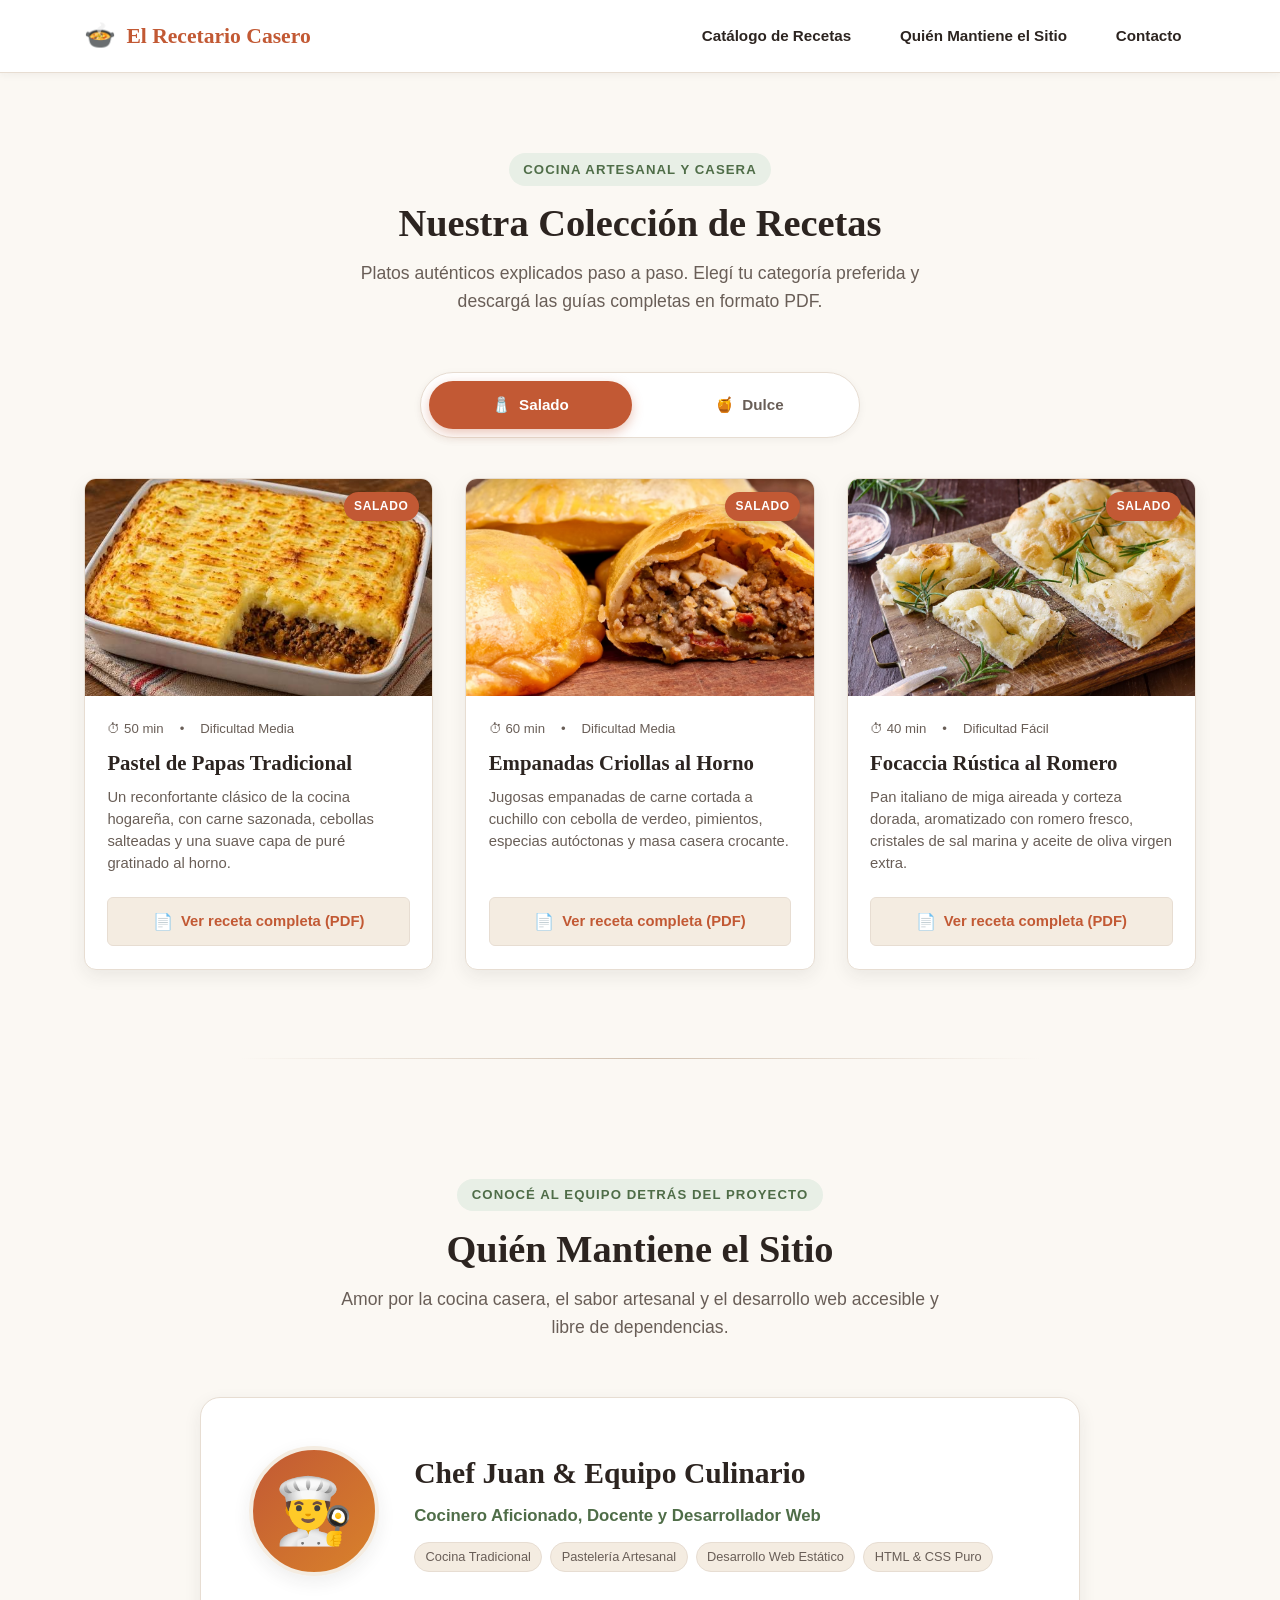
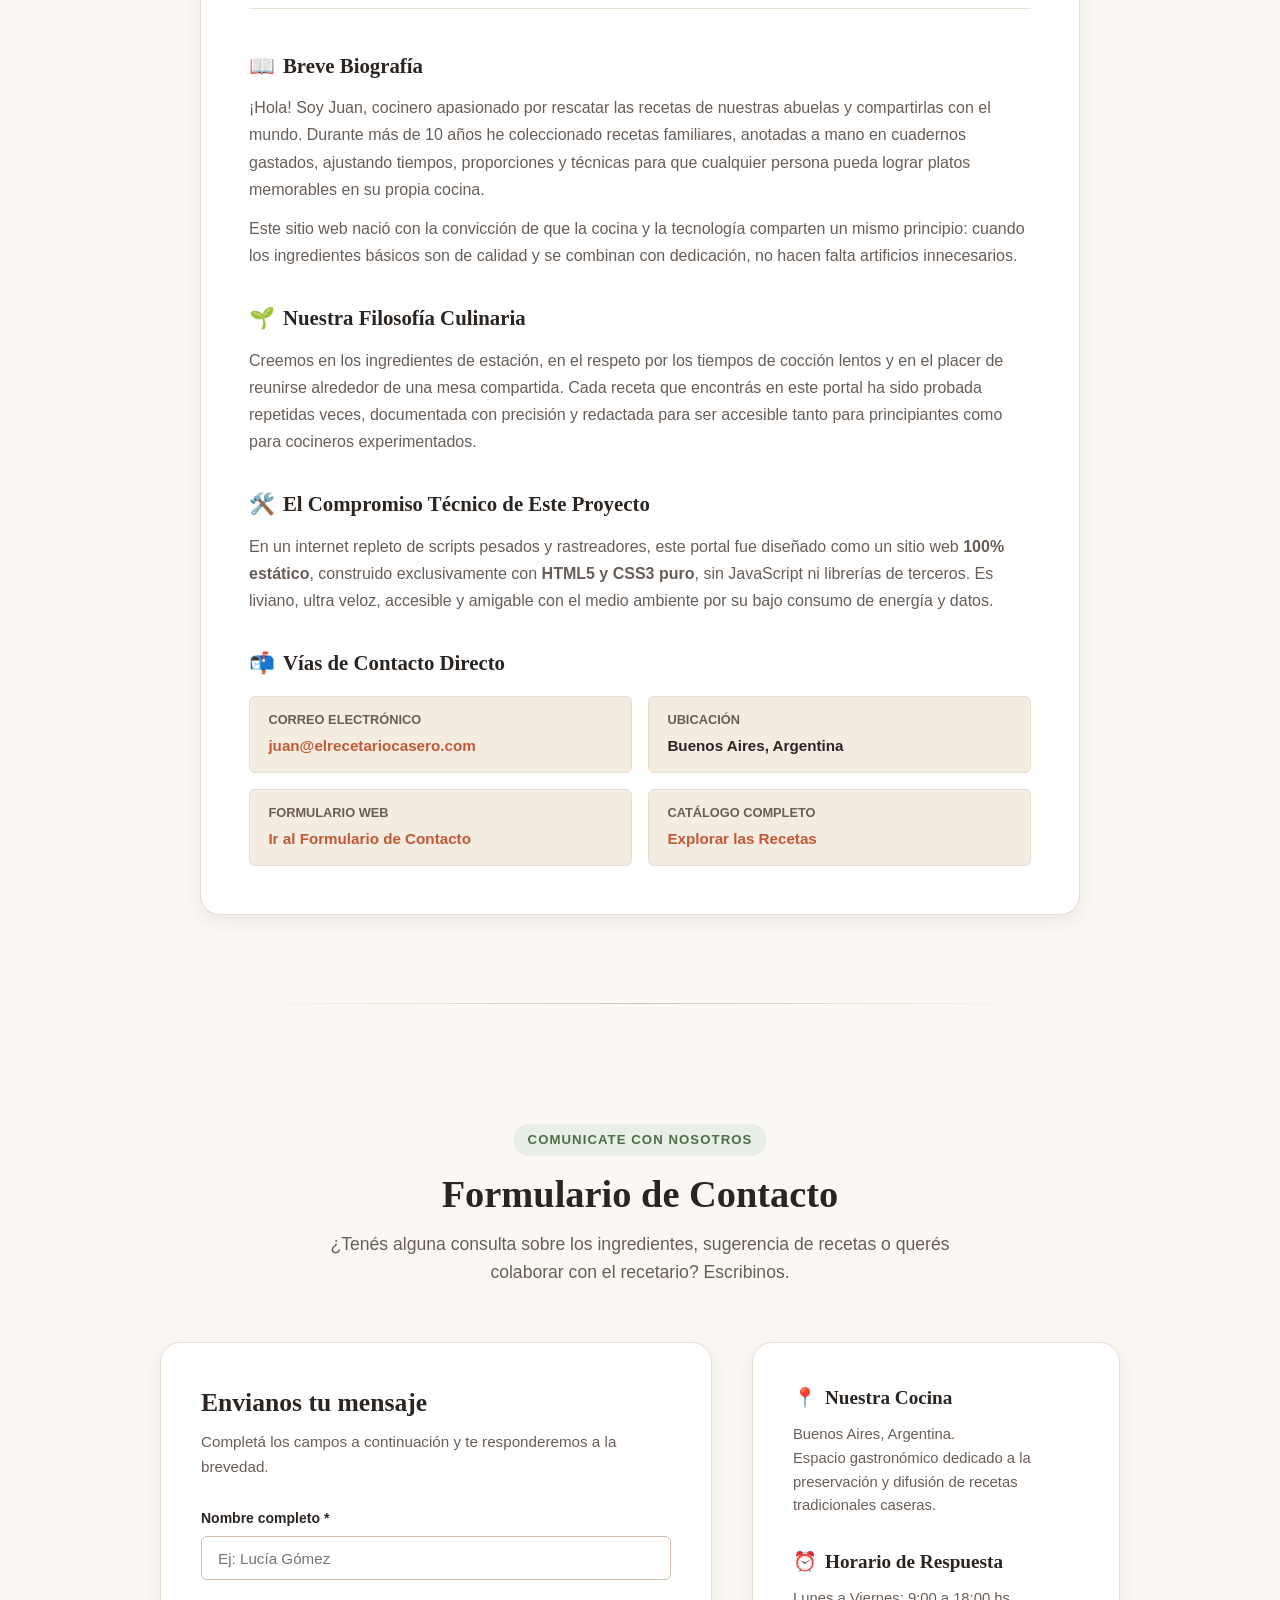
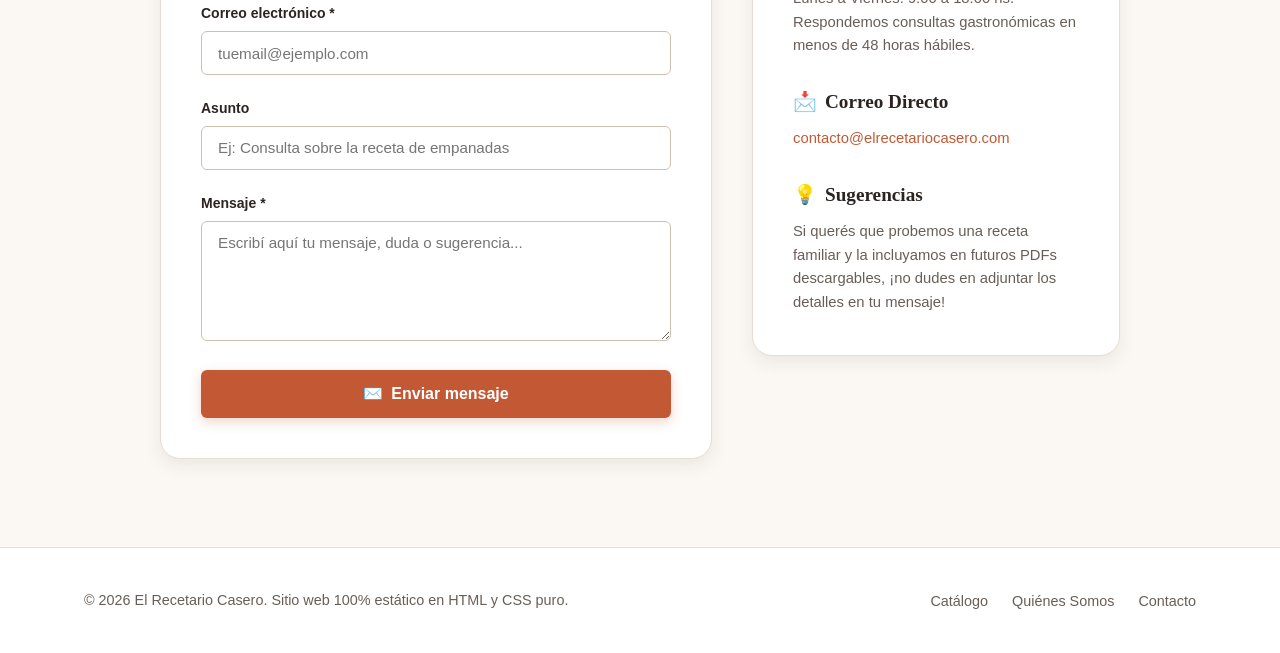
<file: Actividad 1 Teoria/Antigravity/index.html>
<!DOCTYPE html>
<html lang="es">
<head>
  <meta charset="UTF-8">
  <meta name="viewport" content="width=device-width, initial-scale=1.0">
  <title>El Recetario Casero | Recetas, Quiénes Somos y Contacto</title>
  <link rel="stylesheet" href="estilosIA.css">
</head>
<body>

  <!-- Barra de Navegación Principal -->
  <header class="cabecera-sitio">
    <div class="contenedor barra-navegacion">
      <a href="#recetas" class="logo">
        <span class="logo-icono">🍲</span>
        <span>El Recetario Casero</span>
      </a>

      <!-- Mecanismo de menú responsive puro CSS sin JavaScript -->
      <input type="checkbox" id="nav-toggle" class="nav-checkbox" aria-label="Abrir menú de navegación">
      <label for="nav-toggle" class="nav-boton-hamburguesa" aria-label="Botón de menú">
        <span class="hamburguesa-linea"></span>
        <span class="hamburguesa-linea"></span>
        <span class="hamburguesa-linea"></span>
      </label>

      <ul class="menu-navegacion">
        <li><a href="#recetas" class="enlace-nav">Catálogo de Recetas</a></li>
        <li><a href="#quien-mantiene" class="enlace-nav">Quién Mantiene el Sitio</a></li>
        <li><a href="#contacto" class="enlace-nav">Contacto</a></li>
      </ul>
    </div>
  </header>

  <!-- Contenido Principal -->
  <main class="contenido-principal">
    <div class="contenedor">

      <!-- ==================================================================
           SECCIÓN 1: CATÁLOGO DE RECETAS
           ================================================================== -->
      <section id="recetas" class="seccion-pagina">
        <!-- Encabezado de la Sección -->
        <div class="hero">
          <span class="hero-etiqueta">Cocina Artesanal y Casera</span>
          <h1 class="hero-titulo">Nuestra Colección de Recetas</h1>
          <p class="hero-subtitulo">
            Platos auténticos explicados paso a paso. Elegí tu categoría preferida y descargá las guías completas en formato PDF.
          </p>
        </div>

        <!-- Catálogo con selector de categorías CSS puro -->
        <div class="seccion-catalogo">
          <!-- Radio inputs ocultos para controlar la categoría activa -->
          <input type="radio" name="categoria-filtro" id="radio-salado" class="filtro-radio" checked>
          <input type="radio" name="categoria-filtro" id="radio-dulce" class="filtro-radio">

          <!-- Barra de selector visual de categoría (Labels vinculados por for="") -->
          <div class="selector-categorias-barra" role="tablist" aria-label="Selector de categoría de recetas">
            <label for="radio-salado" class="filtro-etiqueta etiqueta-salado">
              <span>🧂</span> Salado
            </label>
            <label for="radio-dulce" class="filtro-etiqueta etiqueta-dulce">
              <span>🍯</span> Dulce
            </label>
          </div>

          <!-- Área de tarjetas de recetas -->
          <div class="area-recetas">

            <!-- Categoría 1: Salado -->
            <div class="grupo-recetas grupo-salado">
              <!-- Receta Salada 1 -->
              <article class="tarjeta-receta">
                <div class="tarjeta-figura">
                  <img src="imagenes/salado/receta1.png" alt="Pastel de Papas Tradicional horneado" class="tarjeta-imagen">
                  <span class="tarjeta-badge badge-salado">Salado</span>
                </div>
                <div class="tarjeta-cuerpo">
                  <div class="tarjeta-metadatos">
                    <span>⏱ 50 min</span>
                    <span>•</span>
                    <span>Dificultad Media</span>
                  </div>
                  <h3 class="tarjeta-titulo">Pastel de Papas Tradicional</h3>
                  <p class="tarjeta-descripcion">
                    Un reconfortante clásico de la cocina hogareña, con carne sazonada, cebollas salteadas y una suave capa de puré gratinado al horno.
                  </p>
                  <a href="recetarios/salado/receta1.pdf" class="boton-descarga-pdf" download="Pastel_de_Papas_Receta.pdf">
                    <span class="icono-pdf">📄</span> Ver receta completa (PDF)
                  </a>
                </div>
              </article>

              <!-- Receta Salada 2 -->
              <article class="tarjeta-receta">
                <div class="tarjeta-figura">
                  <img src="imagenes/salado/receta2.png" alt="Empanadas Criollas al Horno doradas" class="tarjeta-imagen">
                  <span class="tarjeta-badge badge-salado">Salado</span>
                </div>
                <div class="tarjeta-cuerpo">
                  <div class="tarjeta-metadatos">
                    <span>⏱ 60 min</span>
                    <span>•</span>
                    <span>Dificultad Media</span>
                  </div>
                  <h3 class="tarjeta-titulo">Empanadas Criollas al Horno</h3>
                  <p class="tarjeta-descripcion">
                    Jugosas empanadas de carne cortada a cuchillo con cebolla de verdeo, pimientos, especias autóctonas y masa casera crocante.
                  </p>
                  <a href="recetarios/salado/receta2.pdf" class="boton-descarga-pdf" download="Empanadas_Criollas_Receta.pdf">
                    <span class="icono-pdf">📄</span> Ver receta completa (PDF)
                  </a>
                </div>
              </article>

              <!-- Receta Salada 3 -->
              <article class="tarjeta-receta">
                <div class="tarjeta-figura">
                  <img src="imagenes/salado/receta3.png" alt="Focaccia Rústica al Romero recién horneada" class="tarjeta-imagen">
                  <span class="tarjeta-badge badge-salado">Salado</span>
                </div>
                <div class="tarjeta-cuerpo">
                  <div class="tarjeta-metadatos">
                    <span>⏱ 40 min</span>
                    <span>•</span>
                    <span>Dificultad Fácil</span>
                  </div>
                  <h3 class="tarjeta-titulo">Focaccia Rústica al Romero</h3>
                  <p class="tarjeta-descripcion">
                    Pan italiano de miga aireada y corteza dorada, aromatizado con romero fresco, cristales de sal marina y aceite de oliva virgen extra.
                  </p>
                  <a href="recetarios/salado/receta3.pdf" class="boton-descarga-pdf" download="Focaccia_Romero_Receta.pdf">
                    <span class="icono-pdf">📄</span> Ver receta completa (PDF)
                  </a>
                </div>
              </article>
            </div>

            <!-- Categoría 2: Dulce -->
            <div class="grupo-recetas grupo-dulce">
              <!-- Receta Dulce 1 -->
              <article class="tarjeta-receta">
                <div class="tarjeta-figura">
                  <img src="imagenes/dulce/receta1.png" alt="Tarta de Manzana Casera con canela" class="tarjeta-imagen">
                  <span class="tarjeta-badge badge-dulce">Dulce</span>
                </div>
                <div class="tarjeta-cuerpo">
                  <div class="tarjeta-metadatos">
                    <span>⏱ 45 min</span>
                    <span>•</span>
                    <span>Dificultad Fácil</span>
                  </div>
                  <h3 class="tarjeta-titulo">Tarta de Manzana Casera</h3>
                  <p class="tarjeta-descripcion">
                    Base quebrada crujiente rellena con láminas de manzana tierna, perfumada con canela en polvo y un suave brillo de almíbar.
                  </p>
                  <a href="recetarios/dulce/receta1.pdf" class="boton-descarga-pdf" download="Tarta_de_Manzana_Receta.pdf">
                    <span class="icono-pdf">📄</span> Ver receta completa (PDF)
                  </a>
                </div>
              </article>

              <!-- Receta Dulce 2 -->
              <article class="tarjeta-receta">
                <div class="tarjeta-figura">
                  <img src="imagenes/dulce/receta2.png" alt="Volcán de Chocolate Belga fundente" class="tarjeta-imagen">
                  <span class="tarjeta-badge badge-dulce">Dulce</span>
                </div>
                <div class="tarjeta-cuerpo">
                  <div class="tarjeta-metadatos">
                    <span>⏱ 25 min</span>
                    <span>•</span>
                    <span>Dificultad Alta</span>
                  </div>
                  <h3 class="tarjeta-titulo">Volcán de Chocolate Belga</h3>
                  <p class="tarjeta-descripcion">
                    Postre gourmet de exterior esponjoso y centro líquido tibio de chocolate amargo 70%. El deleite definitivo para los amantes del cacao.
                  </p>
                  <a href="recetarios/dulce/receta2.pdf" class="boton-descarga-pdf" download="Volcan_de_Chocolate_Receta.pdf">
                    <span class="icono-pdf">📄</span> Ver receta completa (PDF)
                  </a>
                </div>
              </article>

              <!-- Receta Dulce 3 -->
              <article class="tarjeta-receta">
                <div class="tarjeta-figura">
                  <img src="imagenes/dulce/receta3.png" alt="Alfajores Clásicos de Maicena con dulce de leche" class="tarjeta-imagen">
                  <span class="tarjeta-badge badge-dulce">Dulce</span>
                </div>
                <div class="tarjeta-cuerpo">
                  <div class="tarjeta-metadatos">
                    <span>⏱ 35 min</span>
                    <span>•</span>
                    <span>Dificultad Fácil</span>
                  </div>
                  <h3 class="tarjeta-titulo">Alfajores Clásicos de Maicena</h3>
                  <p class="tarjeta-descripcion">
                    Tapas suaves que se deshacen en la boca, unidas por una generosa porción de dulce de leche repostero y rebozadas en coco rallado.
                  </p>
                  <a href="recetarios/dulce/receta3.pdf" class="boton-descarga-pdf" download="Alfajores_Maicena_Receta.pdf">
                    <span class="icono-pdf">📄</span> Ver receta completa (PDF)
                  </a>
                </div>
              </article>
            </div>

          </div>
        </div>
      </section>

      <!-- Línea Divisoria Sutil -->
      <hr class="seccion-separador">

      <!-- ==================================================================
           SECCIÓN 2: QUIÉN MANTIENE EL SITIO
           ================================================================== -->
      <section id="quien-mantiene" class="seccion-pagina">
        <!-- Encabezado de la Sección -->
        <div class="hero">
          <span class="hero-etiqueta">Conocé al Equipo Detrás del Proyecto</span>
          <h2 class="hero-titulo">Quién Mantiene el Sitio</h2>
          <p class="hero-subtitulo">
            Amor por la cocina casera, el sabor artesanal y el desarrollo web accesible y libre de dependencias.
          </p>
        </div>

        <!-- Tarjeta de perfil y biografía -->
        <article class="perfil-contenedor">
          <div class="perfil-cabecera">
            <div class="perfil-avatar-recuadro" aria-label="Foto de perfil">
              <span>👨‍🍳</span>
            </div>
            <div class="perfil-datos">
              <h2>Chef Juan &amp; Equipo Culinario</h2>
              <p class="perfil-rol">Cocinero Aficionado, Docente y Desarrollador Web</p>
              <div class="perfil-tags">
                <span class="perfil-tag">Cocina Tradicional</span>
                <span class="perfil-tag">Pastelería Artesanal</span>
                <span class="perfil-tag">Desarrollo Web Estático</span>
                <span class="perfil-tag">HTML &amp; CSS Puro</span>
              </div>
            </div>
          </div>

          <div class="perfil-bloque">
            <h3><span>📖</span> Breve Biografía</h3>
            <p>
              ¡Hola! Soy Juan, cocinero apasionado por rescatar las recetas de nuestras abuelas y compartirlas con el mundo. Durante más de 10 años he coleccionado recetas familiares, anotadas a mano en cuadernos gastados, ajustando tiempos, proporciones y técnicas para que cualquier persona pueda lograr platos memorables en su propia cocina.
            </p>
            <p>
              Este sitio web nació con la convicción de que la cocina y la tecnología comparten un mismo principio: cuando los ingredientes básicos son de calidad y se combinan con dedicación, no hacen falta artificios innecesarios.
            </p>
          </div>

          <div class="perfil-bloque">
            <h3><span>🌱</span> Nuestra Filosofía Culinaria</h3>
            <p>
              Creemos en los ingredientes de estación, en el respeto por los tiempos de cocción lentos y en el placer de reunirse alrededor de una mesa compartida. Cada receta que encontrás en este portal ha sido probada repetidas veces, documentada con precisión y redactada para ser accesible tanto para principiantes como para cocineros experimentados.
            </p>
          </div>

          <div class="perfil-bloque">
            <h3><span>🛠️</span> El Compromiso Técnico de Este Proyecto</h3>
            <p>
              En un internet repleto de scripts pesados y rastreadores, este portal fue diseñado como un sitio web <strong>100% estático</strong>, construido exclusivamente con <strong>HTML5 y CSS3 puro</strong>, sin JavaScript ni librerías de terceros. Es liviano, ultra veloz, accesible y amigable con el medio ambiente por su bajo consumo de energía y datos.
            </p>
          </div>

          <div class="perfil-bloque">
            <h3><span>📬</span> Vías de Contacto Directo</h3>
            <ul class="perfil-contacto-items">
              <li class="perfil-item-contacto">
                <strong>Correo Electrónico</strong>
                <a href="mailto:juan@elrecetariocasero.com">juan@elrecetariocasero.com</a>
              </li>
              <li class="perfil-item-contacto">
                <strong>Ubicación</strong>
                <span>Buenos Aires, Argentina</span>
              </li>
              <li class="perfil-item-contacto">
                <strong>Formulario Web</strong>
                <a href="#contacto">Ir al Formulario de Contacto</a>
              </li>
              <li class="perfil-item-contacto">
                <strong>Catálogo Completo</strong>
                <a href="#recetas">Explorar las Recetas</a>
              </li>
            </ul>
          </div>
        </article>
      </section>

      <!-- Línea Divisoria Sutil -->
      <hr class="seccion-separador">

      <!-- ==================================================================
           SECCIÓN 3: CONTACTO
           ================================================================== -->
      <section id="contacto" class="seccion-pagina">
        <!-- Encabezado de la Sección -->
        <div class="hero">
          <span class="hero-etiqueta">Comunicate con Nosotros</span>
          <h2 class="hero-titulo">Formulario de Contacto</h2>
          <p class="hero-subtitulo">
            ¿Tenés alguna consulta sobre los ingredientes, sugerencia de recetas o querés colaborar con el recetario? Escribinos.
          </p>
        </div>

        <!-- Disposición en 2 columnas: Formulario e Información lateral -->
        <div class="contacto-grid">
          <!-- Formulario estático (HTML puro con mailto:) -->
          <div class="formulario-contenedor">
            <div class="formulario-encabezado">
              <h2>Envianos tu mensaje</h2>
              <p>Completá los campos a continuación y te responderemos a la brevedad.</p>
            </div>

            <form action="mailto:contacto@elrecetariocasero.com" method="post" enctype="text/plain">
              <div class="formulario-grupo">
                <label for="nombre" class="formulario-etiqueta">Nombre completo *</label>
                <input type="text" id="nombre" name="nombre" class="formulario-input" placeholder="Ej: Lucía Gómez" required>
              </div>

              <div class="formulario-grupo">
                <label for="email" class="formulario-etiqueta">Correo electrónico *</label>
                <input type="email" id="email" name="email" class="formulario-input" placeholder="tuemail@ejemplo.com" required>
              </div>

              <div class="formulario-grupo">
                <label for="asunto" class="formulario-etiqueta">Asunto</label>
                <input type="text" id="asunto" name="asunto" class="formulario-input" placeholder="Ej: Consulta sobre la receta de empanadas">
              </div>

              <div class="formulario-grupo">
                <label for="mensaje" class="formulario-etiqueta">Mensaje *</label>
                <textarea id="mensaje" name="mensaje" class="formulario-textarea" placeholder="Escribí aquí tu mensaje, duda o sugerencia..." required></textarea>
              </div>

              <button type="submit" class="formulario-boton">
                <span>✉️</span> Enviar mensaje
              </button>
            </form>
          </div>

          <!-- Columna de información adicional -->
          <aside class="contacto-info-lateral">
            <div class="info-bloque">
              <h3><span>📍</span> Nuestra Cocina</h3>
              <p>Buenos Aires, Argentina.<br>Espacio gastronómico dedicado a la preservación y difusión de recetas tradicionales caseras.</p>
            </div>

            <div class="info-bloque">
              <h3><span>⏰</span> Horario de Respuesta</h3>
              <p>Lunes a Viernes: 9:00 a 18:00 hs.<br>Respondemos consultas gastronómicas en menos de 48 horas hábiles.</p>
            </div>

            <div class="info-bloque">
              <h3><span>📩</span> Correo Directo</h3>
              <p><a href="mailto:contacto@elrecetariocasero.com">contacto@elrecetariocasero.com</a></p>
            </div>

            <div class="info-bloque">
              <h3><span>💡</span> Sugerencias</h3>
              <p>Si querés que probemos una receta familiar y la incluyamos en futuros PDFs descargables, ¡no dudes en adjuntar los detalles en tu mensaje!</p>
            </div>
          </aside>
        </div>
      </section>

    </div>
  </main>

  <!-- Pie de Página -->
  <footer class="pie-pagina">
    <div class="contenedor pie-contenido">
      <p class="pie-texto">&copy; 2026 El Recetario Casero. Sitio web 100% estático en HTML y CSS puro.</p>
      <ul class="pie-enlaces">
        <li><a href="#recetas">Catálogo</a></li>
        <li><a href="#quien-mantiene">Quiénes Somos</a></li>
        <li><a href="#contacto">Contacto</a></li>
      </ul>
    </div>
  </footer>

</body>
</html>
</file>
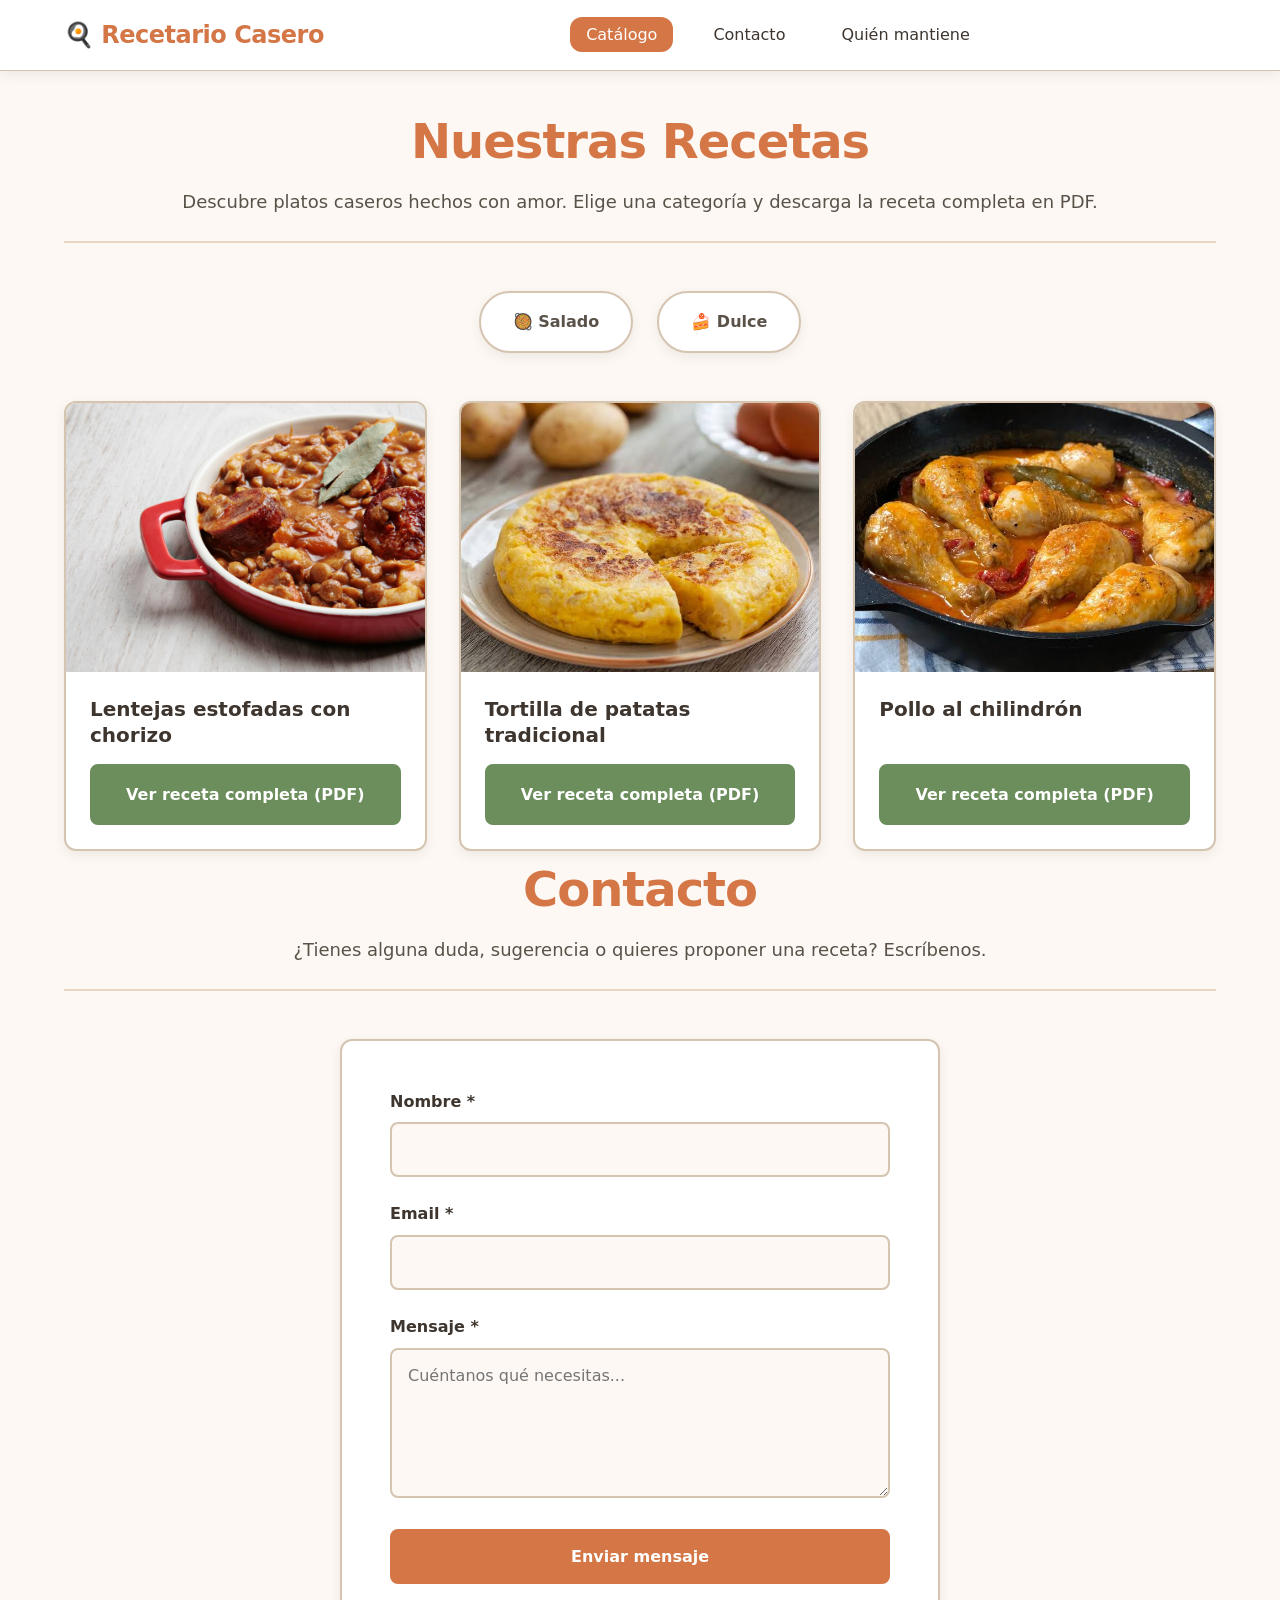
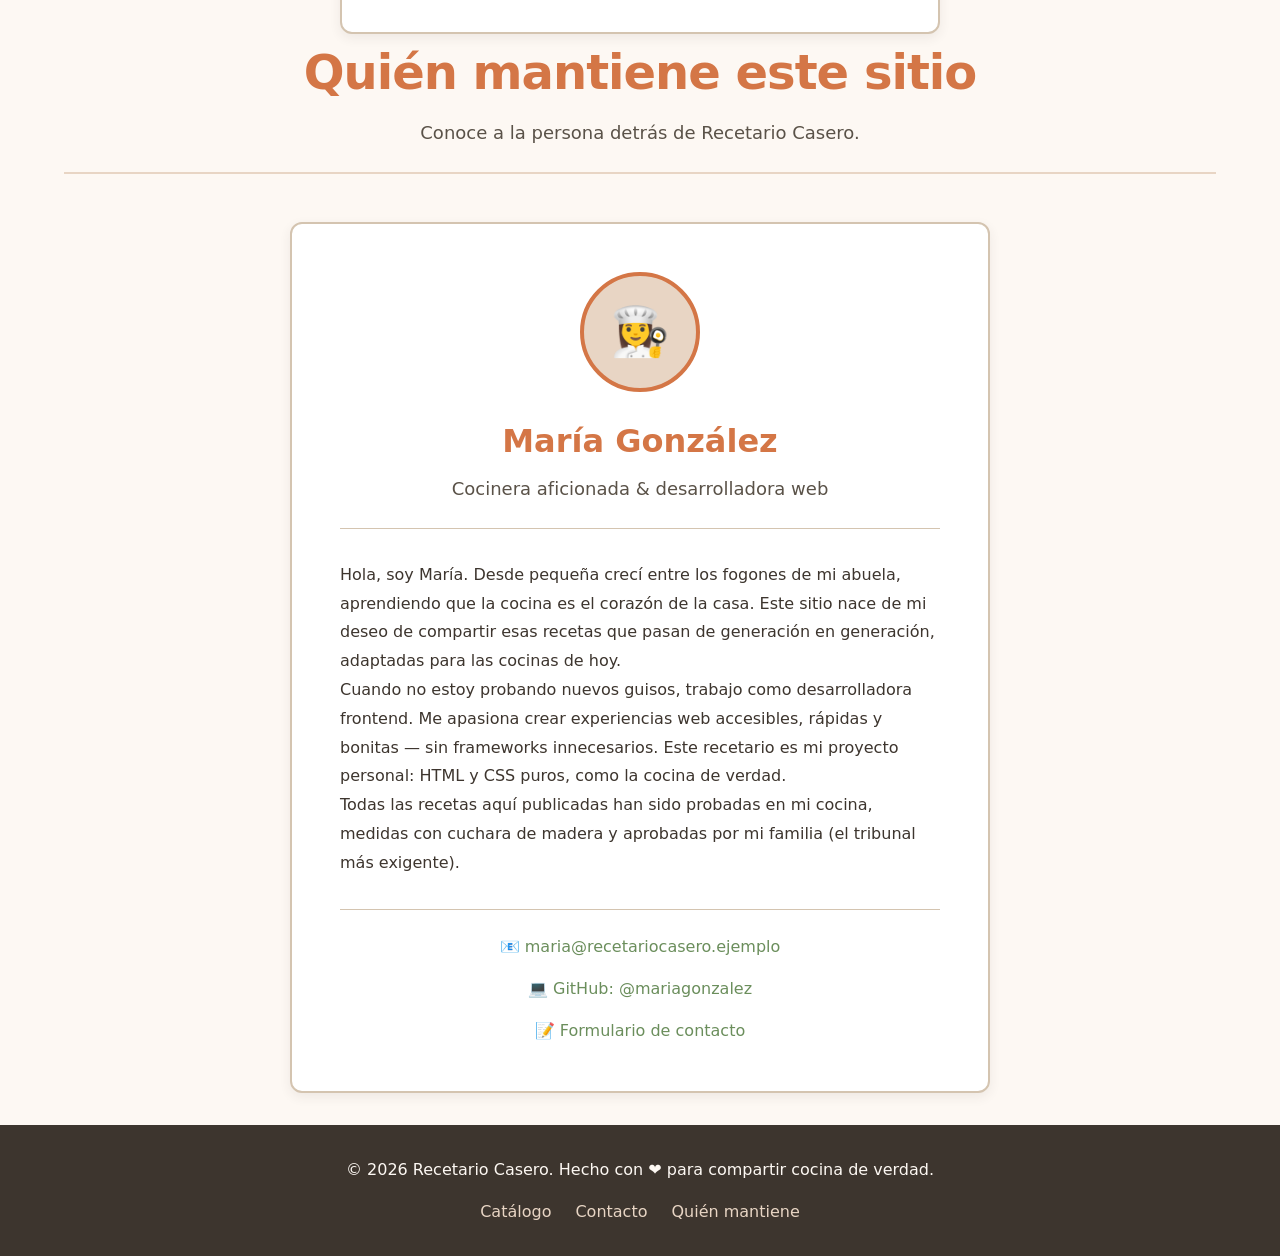
<file: Actividad 1 Teoria/OpenCode/index.html>
<!DOCTYPE html>
<html lang="es">
<head>
  <meta charset="UTF-8">
  <meta name="viewport" content="width=device-width, initial-scale=1.0">
  <meta name="description" content="Catálogo de recetas de cocina casera: saladas y dulces. Descarga las recetas completas en PDF.">
  <title>Recetario Casero | Catálogo de Recetas</title>
  <link rel="stylesheet" href="estilosIA.css">
</head>
<body>
  <!-- Inputs ocultos para el selector de categorías (CSS puro) -->
  <input type="radio" name="categoria" id="cat-salado" class="category-input" checked>
  <input type="radio" name="categoria" id="cat-dulce" class="category-input">

  <!-- NAVEGACIÓN -->
  <nav class="navbar" role="navigation" aria-label="Navegación principal">
    <div class="nav-container">
      <a href="#catalogo" class="nav-logo" aria-label="Recetario Casero - Inicio">🍳 Recetario Casero</a>

      <input type="checkbox" id="nav-toggle" class="nav-toggle">
      <label for="nav-toggle" class="nav-toggle-label" aria-label="Abrir menú de navegación">
        <span class="hamburger"></span>
      </label>

      <ul class="nav-menu" role="menubar">
        <li role="none"><a href="#catalogo" class="nav-link nav-link--active" role="menuitem" aria-current="page">Catálogo</a></li>
        <li role="none"><a href="#contacto" class="nav-link" role="menuitem">Contacto</a></li>
        <li role="none"><a href="#quien-mantiene" class="nav-link" role="menuitem">Quién mantiene</a></li>
      </ul>
    </div>
  </nav>

  <!-- CONTENIDO PRINCIPAL -->
  <main class="main-content" role="main">
    <header id="catalogo" class="page-header">
      <h1 class="page-title">Nuestras Recetas</h1>
      <p class="page-subtitle">Descubre platos caseros hechos con amor. Elige una categoría y descarga la receta completa en PDF.</p>
    </header>

    <!-- SELECTOR DE CATEGORÍAS -->
    <div class="category-selector" role="group" aria-label="Filtrar recetas por categoría">
      <label for="cat-salado" class="category-label">🥘 Salado</label>
      <label for="cat-dulce" class="category-label">🍰 Dulce</label>
    </div>

    <!-- PANEL SALADO -->
    <section class="category-panel panel-salado" aria-labelledby="salado-title">
      <h2 id="salado-title" class="sr-only">Recetas Saladas</h2>
      <div class="recipes-grid">
        <article class="recipe-card">
          <img src="imagenes/salado/receta1.png" alt="Foto de Lentejas estofadas con chorizo" class="recipe-image">
          <div class="recipe-content">
            <h3 class="recipe-title">Lentejas estofadas con chorizo</h3>
            <a href="recetarios/salado/receta1.pdf" class="recipe-link" download>Ver receta completa (PDF)</a>
          </div>
        </article>

        <article class="recipe-card">
          <img src="imagenes/salado/receta2.png" alt="Foto de Tortilla de patatas tradicional" class="recipe-image">
          <div class="recipe-content">
            <h3 class="recipe-title">Tortilla de patatas tradicional</h3>
            <a href="recetarios/salado/receta2.pdf" class="recipe-link" download>Ver receta completa (PDF)</a>
          </div>
        </article>

        <article class="recipe-card">
          <img src="imagenes/salado/receta3.png" alt="Foto de Pollo al chilindrón" class="recipe-image">
          <div class="recipe-content">
            <h3 class="recipe-title">Pollo al chilindrón</h3>
            <a href="recetarios/salado/receta3.pdf" class="recipe-link" download>Ver receta completa (PDF)</a>
          </div>
        </article>
      </div>
    </section>

    <!-- PANEL DULCE -->
    <section class="category-panel panel-dulce" aria-labelledby="dulce-title">
      <h2 id="dulce-title" class="sr-only">Recetas Dulces</h2>
      <div class="recipes-grid">
        <article class="recipe-card">
          <img src="imagenes/dulce/receta1.png" alt="Foto de Flan de huevo casero" class="recipe-image">
          <div class="recipe-content">
            <h3 class="recipe-title">Flan de huevo casero</h3>
            <a href="recetarios/dulce/receta1.pdf" class="recipe-link" download>Ver receta completa (PDF)</a>
          </div>
        </article>

        <article class="recipe-card">
          <img src="imagenes/dulce/receta2.png" alt="Foto de Bizcocho de yogur esponjoso" class="recipe-image">
          <div class="recipe-content">
            <h3 class="recipe-title">Bizcocho de yogur esponjoso</h3>
            <a href="recetarios/dulce/receta2.pdf" class="recipe-link" download>Ver receta completa (PDF)</a>
          </div>
        </article>

        <article class="recipe-card">
          <img src="imagenes/dulce/receta3.png" alt="Foto de Arroz con leche cremoso" class="recipe-image">
          <div class="recipe-content">
            <h3 class="recipe-title">Arroz con leche cremoso</h3>
            <a href="recetarios/dulce/receta3.pdf" class="recipe-link" download>Ver receta completa (PDF)</a>
          </div>
        </article>
      </div>
    </section>

    <section id="contacto" aria-labelledby="contacto-title">
      <header class="page-header">
        <h1 id="contacto-title" class="page-title">Contacto</h1>
        <p class="page-subtitle">¿Tienes alguna duda, sugerencia o quieres proponer una receta? Escríbenos.</p>
      </header>

      <form class="contact-form" action="mailto:recetariocasero@ejemplo.com" method="POST" enctype="text/plain">
        <div class="form-group">
          <label for="nombre" class="form-label">Nombre <span aria-hidden="true">*</span></label>
          <input type="text" id="nombre" name="nombre" class="form-input" required aria-required="true" autocomplete="name">
        </div>

        <div class="form-group">
          <label for="email" class="form-label">Email <span aria-hidden="true">*</span></label>
          <input type="email" id="email" name="email" class="form-input" required aria-required="true" autocomplete="email">
        </div>

        <div class="form-group">
          <label for="mensaje" class="form-label">Mensaje <span aria-hidden="true">*</span></label>
          <textarea id="mensaje" name="mensaje" class="form-textarea" required aria-required="true" placeholder="Cuéntanos qué necesitas..."></textarea>
        </div>

        <button type="submit" class="form-submit">Enviar mensaje</button>
      </form>
    </section>

    <section id="quien-mantiene" aria-labelledby="quien-mantiene-title">
      <header class="page-header">
        <h1 id="quien-mantiene-title" class="page-title">Quién mantiene este sitio</h1>
        <p class="page-subtitle">Conoce a la persona detrás de Recetario Casero.</p>
      </header>

      <article class="maintainer-card">
        <div class="maintainer-avatar" aria-hidden="true">👩‍🍳</div>
        <h2 class="maintainer-name">María González</h2>
        <p class="maintainer-role">Cocinera aficionada & desarrolladora web</p>

        <div class="maintainer-bio">
          <p>Hola, soy María. Desde pequeña crecí entre los fogones de mi abuela, aprendiendo que la cocina es el corazón de la casa. Este sitio nace de mi deseo de compartir esas recetas que pasan de generación en generación, adaptadas para las cocinas de hoy.</p>
          <p>Cuando no estoy probando nuevos guisos, trabajo como desarrolladora frontend. Me apasiona crear experiencias web accesibles, rápidas y bonitas — sin frameworks innecesarios. Este recetario es mi proyecto personal: HTML y CSS puros, como la cocina de verdad.</p>
          <p>Todas las recetas aquí publicadas han sido probadas en mi cocina, medidas con cuchara de madera y aprobadas por mi familia (el tribunal más exigente).</p>
        </div>

        <div class="maintainer-contact">
          <a href="mailto:maria@recetariocasero.ejemplo">📧 maria@recetariocasero.ejemplo</a>
          <a href="https://github.com/mariagonzalez" target="_blank" rel="noopener">💻 GitHub: @mariagonzalez</a>
          <a href="#contacto">📝 Formulario de contacto</a>
        </div>
      </article>
    </section>
  </main>

  <!-- FOOTER -->
  <footer class="footer" role="contentinfo">
    <div class="footer-content">
      <p>&copy; 2026 Recetario Casero. Hecho con ❤️ para compartir cocina de verdad.</p>
      <nav class="footer-links" aria-label="Enlaces del pie de página">
        <a href="#catalogo" class="footer-link">Catálogo</a>
        <a href="#contacto" class="footer-link">Contacto</a>
        <a href="#quien-mantiene" class="footer-link">Quién mantiene</a>
      </nav>
    </div>
  </footer>
</body>
</html>
</file>
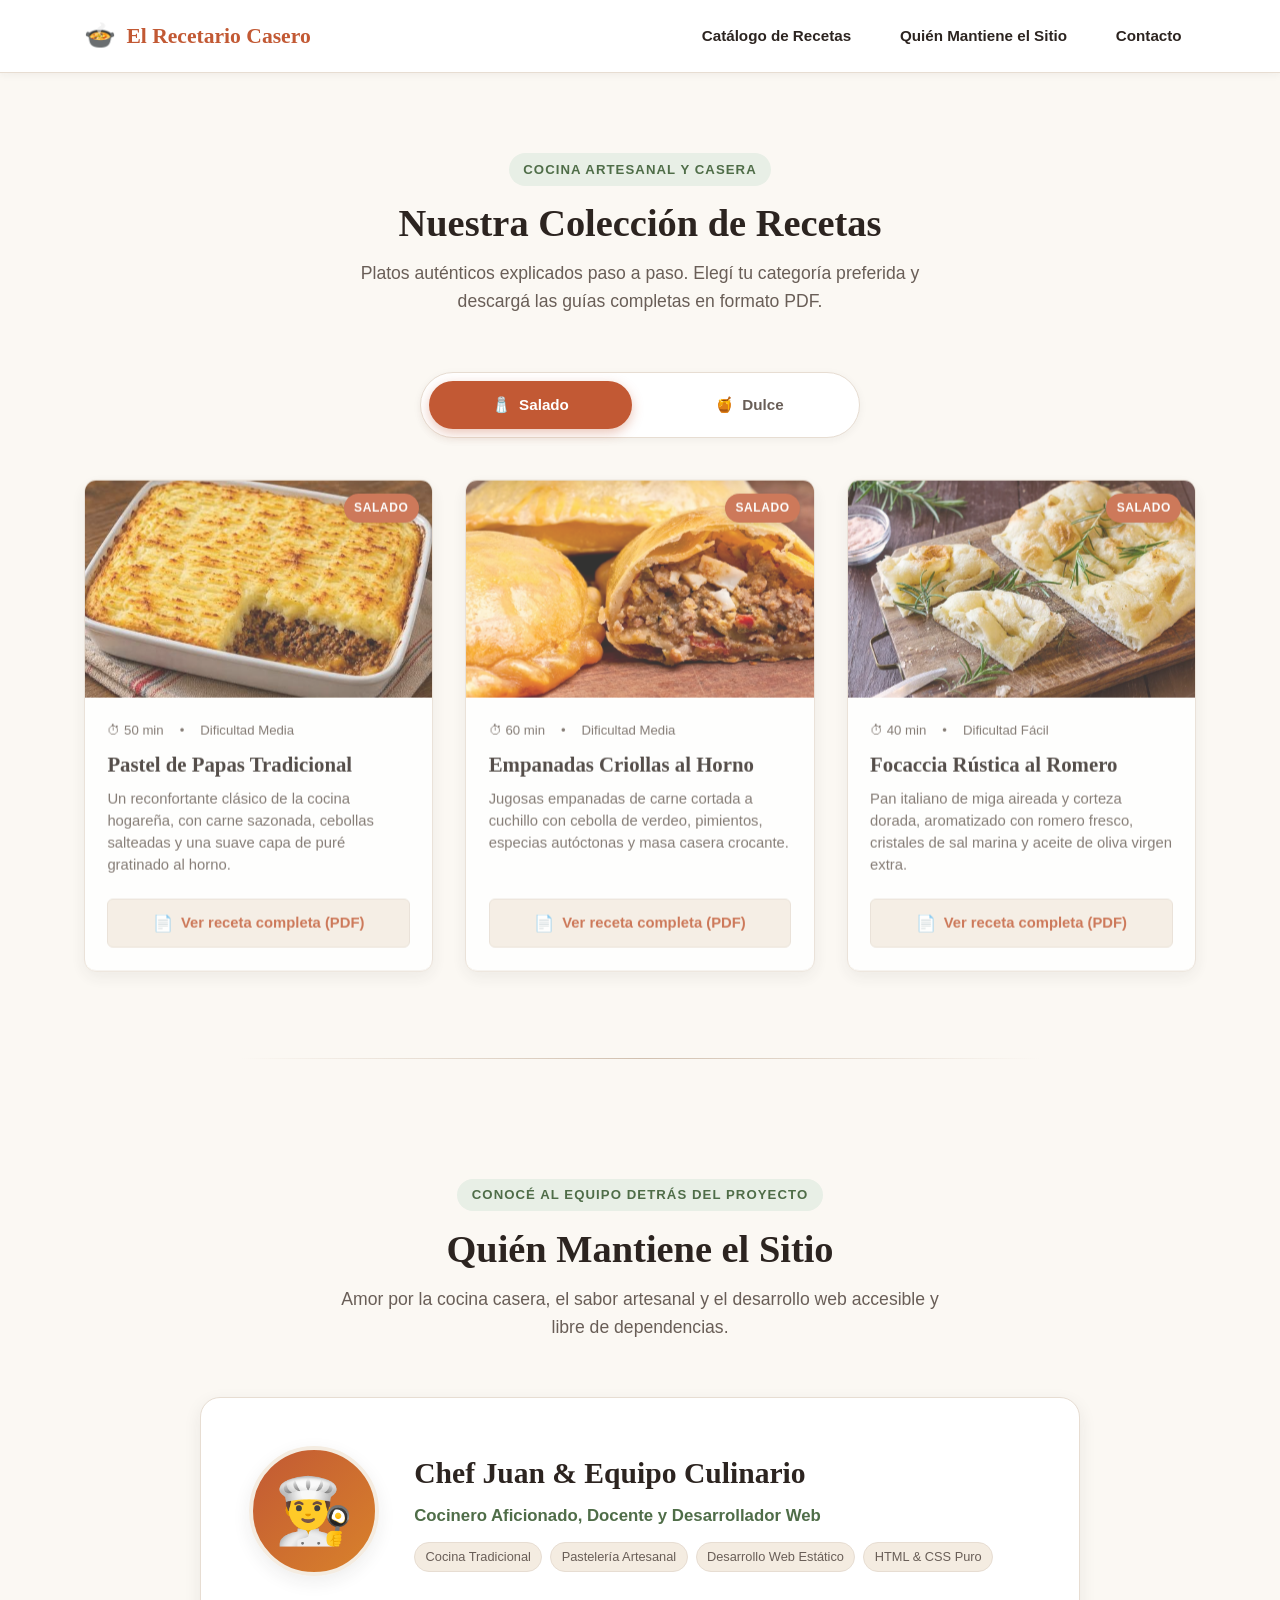
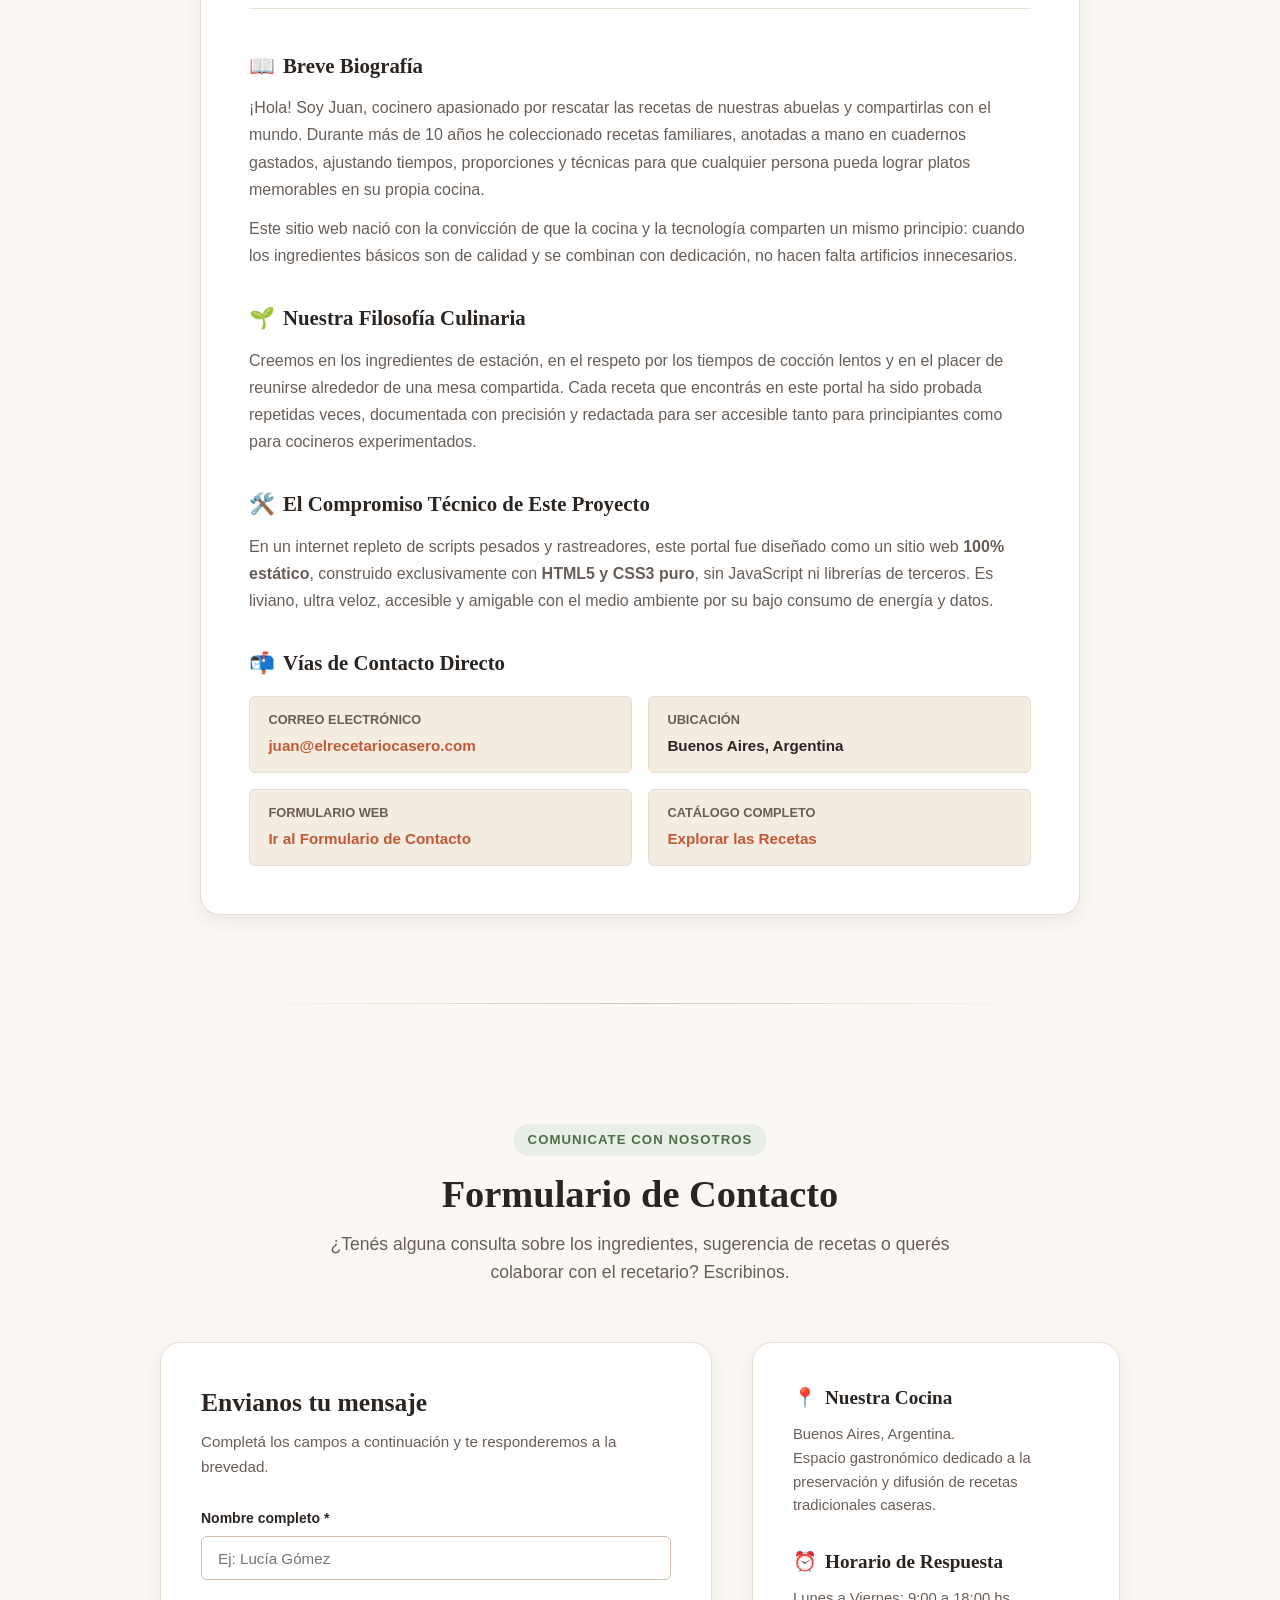
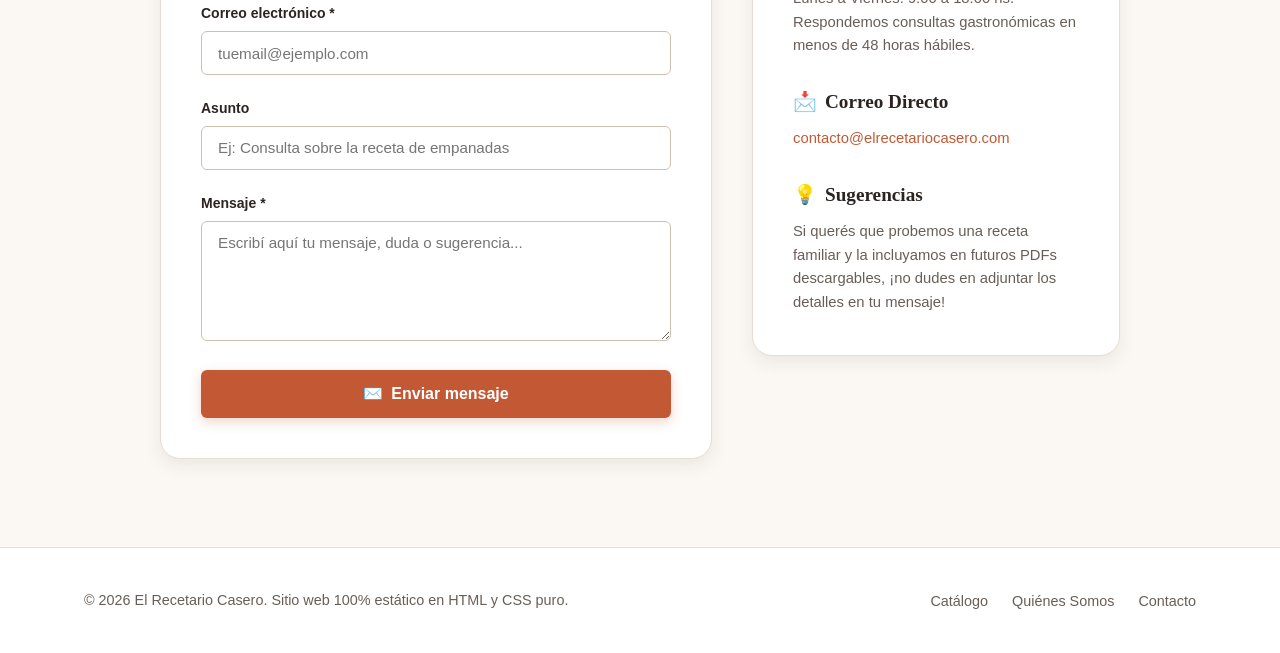
<file: Actividad 1 Teoria/Antigravity/contacto.html>
<!DOCTYPE html>
<html lang="es">
<head>
  <meta charset="UTF-8">
  <meta http-equiv="refresh" content="0; url=index.html#contacto">
  <title>Redireccionando... | El Recetario Casero</title>
  <link rel="stylesheet" href="estilosIA.css">
</head>
<body>
  <div class="contenedor" style="text-align: center; padding: 4rem 1rem;">
    <h2>Redirigiendo a Contacto...</h2>
    <p style="margin-top: 1rem;">Si no te redirige automáticamente, <a href="index.html#contacto">hacé clic aquí</a>.</p>
  </div>
</body>
</html>
</file>
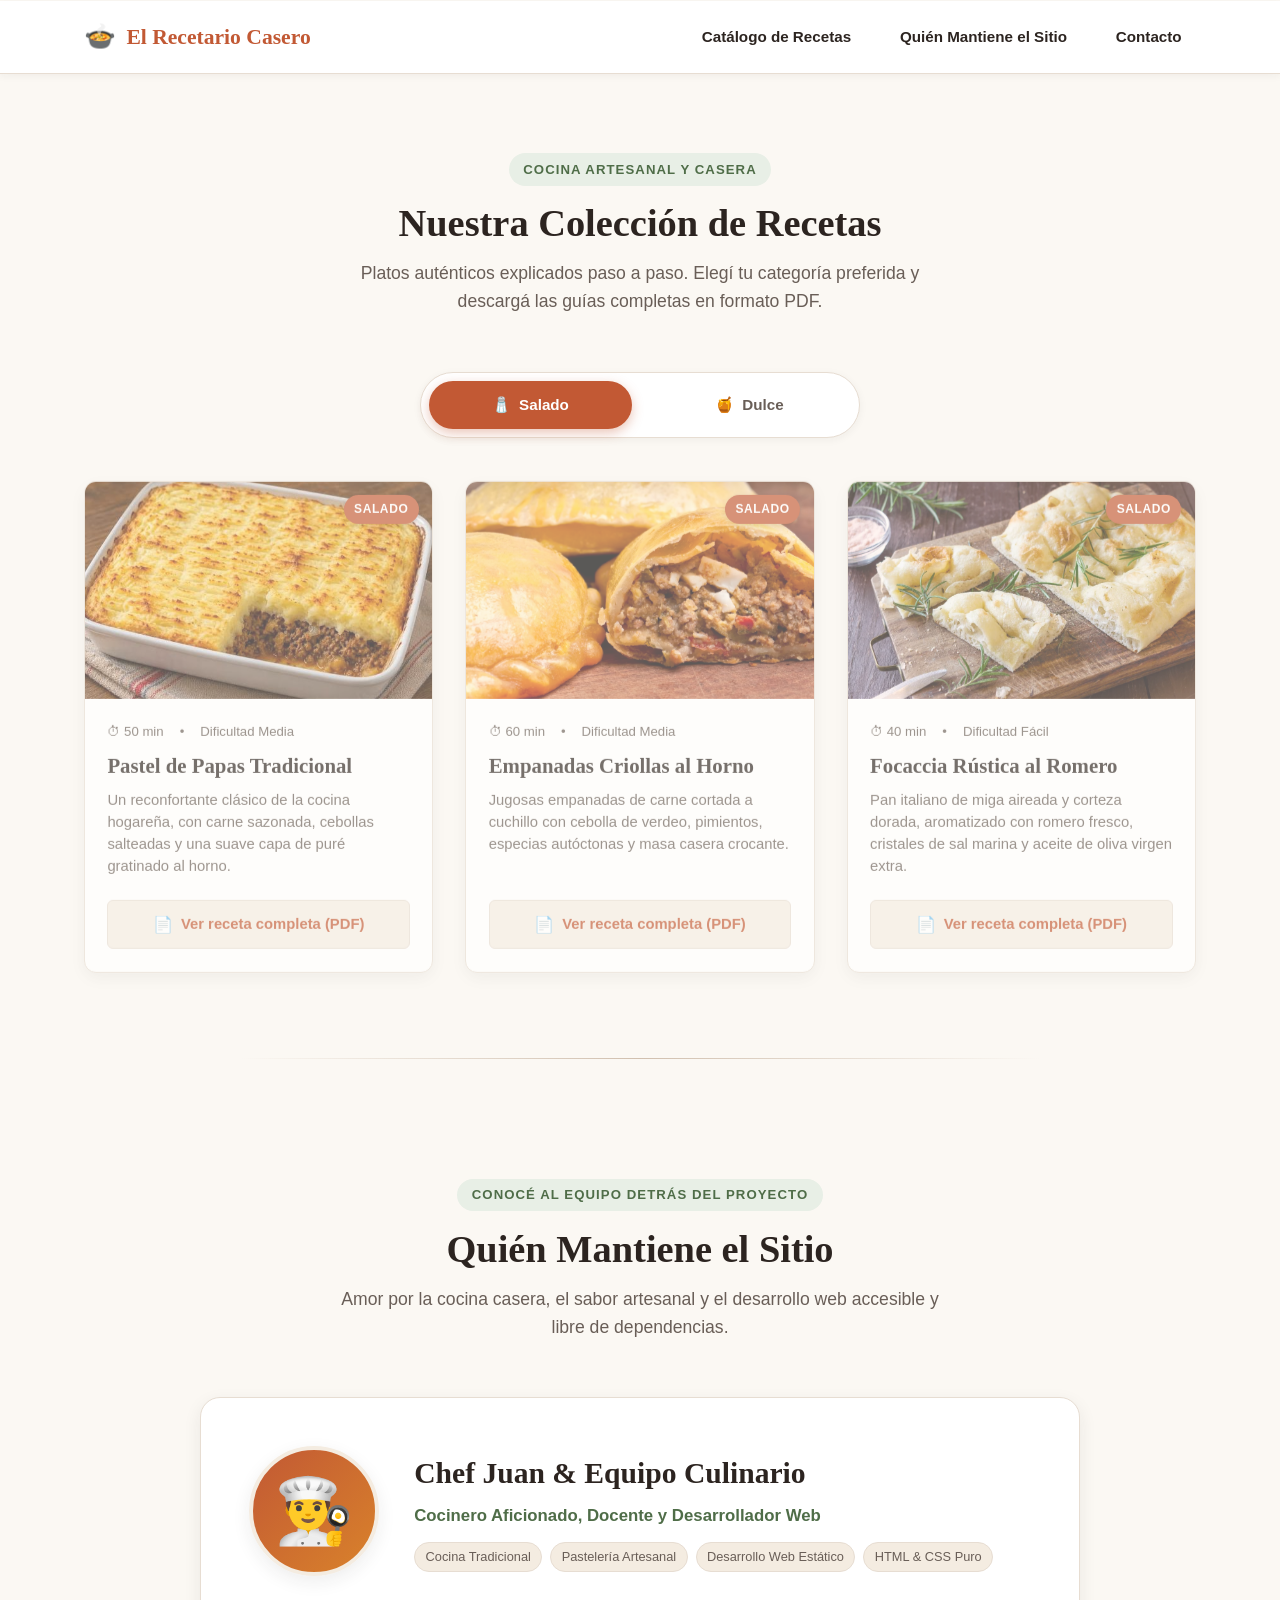
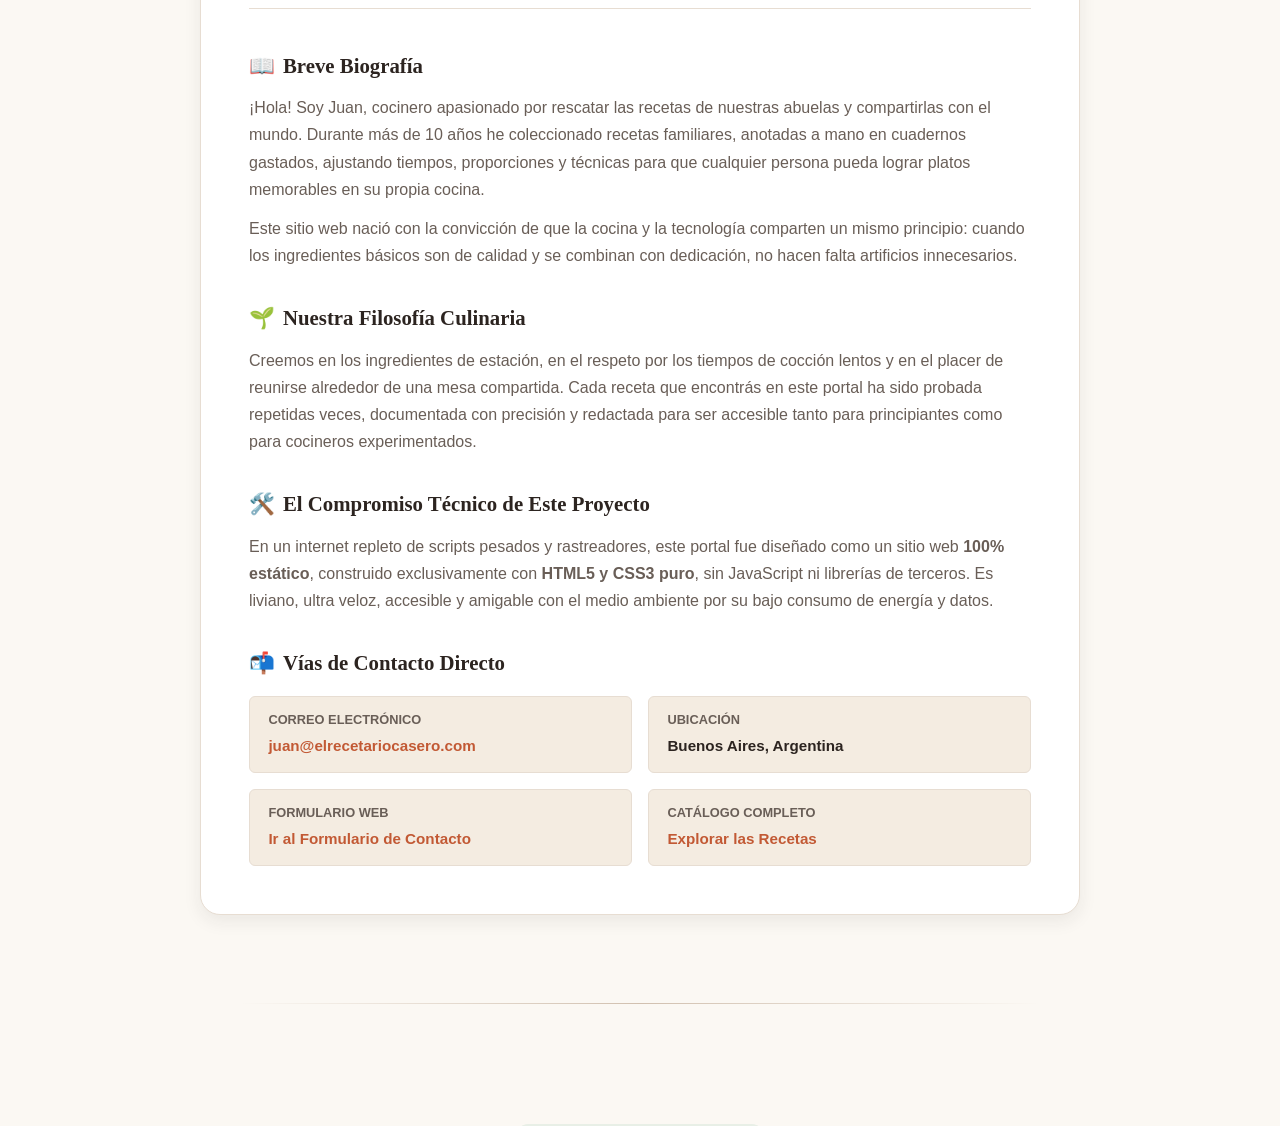
<file: Actividad 1 Teoria/Antigravity/quien-mantiene.html>
<!DOCTYPE html>
<html lang="es">
<head>
  <meta charset="UTF-8">
  <meta http-equiv="refresh" content="0; url=index.html#quien-mantiene">
  <title>Redireccionando... | El Recetario Casero</title>
  <link rel="stylesheet" href="estilosIA.css">
</head>
<body>
  <div class="contenedor" style="text-align: center; padding: 4rem 1rem;">
    <h2>Redirigiendo a Quién Mantiene el Sitio...</h2>
    <p style="margin-top: 1rem;">Si no te redirige automáticamente, <a href="index.html#quien-mantiene">hacé clic aquí</a>.</p>
  </div>
</body>
</html>
</file>
<file: Actividad 1 Teoria/Antigravity/estilosIA.css>
/* ==========================================================================
   estilosIA.css
   Hoja de estilos centralizada para el sitio web estático "El Recetario Casero"
   Diseño cálido, accesible, 100% responsivo y sin JavaScript.
   ========================================================================== */

/* --------------------------------------------------------------------------
   1. Variables y Paleta de Colores Gastronómica
   -------------------------------------------------------------------------- */
:root {
  /* Paleta cálida de cocina */
  --color-primario: #C25934;        /* Terracota cálido */
  --color-primario-hover: #A34320;  /* Terracota oscuro */
  --color-secundario: #4F6D48;      /* Verde oliva campestre */
  --color-secundario-hover: #3A5435;/* Verde oliva oscuro */
  --color-acento: #D9822B;          /* Ocre dorado */
  
  /* Tonos neutros y fondos */
  --color-fondo: #FBF8F3;           /* Crema suave y cálido */
  --color-superficie: #FFFFFF;      /* Blanco puro para tarjetas */
  --color-superficie-alt: #F4ECE1;  /* Crema tostado para contrastes */
  
  /* Textos y bordes */
  --color-texto: #2C2420;           /* Café carbón para texto principal */
  --color-texto-suave: #695E57;     /* Tono tierra medio para descripciones */
  --color-borde: #E7DDD2;           /* Tono tierra suave para bordes */
  --color-borde-fuerte: #D1C0AF;    /* Borde más marcado */
  
  /* Sombras suaves */
  --sombra-sutil: 0 2px 8px rgba(44, 36, 32, 0.05);
  --sombra-tarjeta: 0 6px 18px rgba(44, 36, 32, 0.08);
  --sombra-hover: 0 10px 25px rgba(44, 36, 32, 0.13);
  
  /* Tipografías seguras del sistema */
  --fuente-titulos: Georgia, 'Times New Roman', Cambria, serif;
  --fuente-cuerpo: 'Segoe UI', -apple-system, BlinkMacSystemFont, Roboto, Helvetica, Arial, sans-serif;
  
  /* Bordes redondeados */
  --radio-pequeno: 6px;
  --radio-medio: 12px;
  --radio-grande: 20px;
  --radio-redondo: 9999px;
  
  /* Transiciones */
  --transicion-rapida: 0.2s ease;
  --transicion-media: 0.35s ease;
}

/* --------------------------------------------------------------------------
   2. Reseteo y Estilos Base
   -------------------------------------------------------------------------- */
*, *::before, *::after {
  box-sizing: border-box;
  margin: 0;
  padding: 0;
}

html {
  font-size: 16px;
  scroll-behavior: smooth;
}

body {
  font-family: var(--fuente-cuerpo);
  background-color: var(--color-fondo);
  color: var(--color-texto);
  line-height: 1.6;
  min-height: 100vh;
  display: flex;
  flex-direction: column;
}

img {
  max-width: 100%;
  height: auto;
  display: block;
}

a {
  color: var(--color-primario);
  text-decoration: none;
  transition: color var(--transicion-rapida);
}

a:hover, a:focus {
  color: var(--color-primario-hover);
}

/* --------------------------------------------------------------------------
   3. Contenedores y Estructura Principal
   -------------------------------------------------------------------------- */
.contenedor {
  width: 100%;
  max-width: 1160px;
  margin-left: auto;
  margin-right: auto;
  padding-left: 1.5rem;
  padding-right: 1.5rem;
}

.contenido-principal {
  flex: 1 0 auto;
  padding-top: 1rem;
  padding-bottom: 3.5rem;
}

.seccion-pagina {
  scroll-margin-top: 5rem;
  padding-top: 1.5rem;
  padding-bottom: 2rem;
}

.seccion-separador {
  border: 0;
  height: 1px;
  background: linear-gradient(to right, transparent, var(--color-borde-fuerte), transparent);
  margin: 3.5rem auto;
  max-width: 800px;
}

/* --------------------------------------------------------------------------
   4. Barra de Navegación Responsiva (CSS Puro sin JS)
   -------------------------------------------------------------------------- */
.cabecera-sitio {
  background-color: var(--color-superficie);
  border-bottom: 1px solid var(--color-borde);
  position: sticky;
  top: 0;
  z-index: 1000;
  box-shadow: var(--sombra-sutil);
}

.barra-navegacion {
  display: flex;
  align-items: center;
  justify-content: space-between;
  padding-top: 1rem;
  padding-bottom: 1rem;
}

/* Logo de marca */
.logo {
  display: flex;
  align-items: center;
  gap: 0.65rem;
  font-family: var(--fuente-titulos);
  font-size: 1.35rem;
  font-weight: 700;
  color: var(--color-primario);
}

.logo:hover {
  color: var(--color-primario-hover);
}

.logo-icono {
  font-size: 1.6rem;
  line-height: 1;
}

/* Menú de enlaces */
.menu-navegacion {
  display: flex;
  list-style: none;
  align-items: center;
  gap: 1.25rem;
}

.enlace-nav {
  display: inline-block;
  font-size: 0.95rem;
  font-weight: 600;
  color: var(--color-texto);
  padding: 0.5rem 0.9rem;
  border-radius: var(--radio-pequeno);
  transition: background-color var(--transicion-rapida), color var(--transicion-rapida);
}

.enlace-nav:hover {
  background-color: var(--color-superficie-alt);
  color: var(--color-primario);
}

.enlace-nav.activo {
  background-color: var(--color-primario);
  color: #FFFFFF;
}

/* Input checkbox oculto para menú hamburguesa móvil */
.nav-checkbox {
  position: absolute;
  top: -9999px;
  left: -9999px;
  opacity: 0;
  pointer-events: none;
}

/* Botón hamburguesa visible solo en pantallas pequeñas */
.nav-boton-hamburguesa {
  display: none;
  cursor: pointer;
  padding: 0.5rem;
  flex-direction: column;
  justify-content: space-between;
  width: 2.2rem;
  height: 1.7rem;
  border-radius: var(--radio-pequeno);
}

.hamburguesa-linea {
  display: block;
  height: 3px;
  width: 100%;
  background-color: var(--color-texto);
  border-radius: 2px;
  transition: transform var(--transicion-media), opacity var(--transicion-media);
}

/* --------------------------------------------------------------------------
   5. Hero / Encabezado de Página
   -------------------------------------------------------------------------- */
.hero {
  text-align: center;
  padding: 2.5rem 1rem 1.5rem;
  margin-bottom: 2rem;
}

.hero-etiqueta {
  display: inline-block;
  font-size: 0.825rem;
  font-weight: 700;
  letter-spacing: 0.08em;
  text-transform: uppercase;
  color: var(--color-secundario);
  background-color: #E8EFE6;
  padding: 0.35rem 0.9rem;
  border-radius: var(--radio-redondo);
  margin-bottom: 0.85rem;
}

.hero-titulo {
  font-family: var(--fuente-titulos);
  font-size: 2.4rem;
  font-weight: 700;
  color: var(--color-texto);
  margin-bottom: 0.75rem;
  line-height: 1.25;
}

.hero-subtitulo {
  font-size: 1.1rem;
  color: var(--color-texto-suave);
  max-width: 620px;
  margin-left: auto;
  margin-right: auto;
}

/* --------------------------------------------------------------------------
   6. Selector de Categorías Estático (CSS PURO con Radio + :checked)
   -------------------------------------------------------------------------- */
.seccion-catalogo {
  margin-top: 1rem;
}

/* Ocultamos los radio inputs de forma accesible para la pantalla */
.filtro-radio {
  position: absolute;
  top: -9999px;
  left: -9999px;
  opacity: 0;
  pointer-events: none;
}

/* Barra que contiene las etiquetas/botones de filtro */
.selector-categorias-barra {
  display: flex;
  justify-content: center;
  align-items: center;
  gap: 1rem;
  margin-bottom: 2.5rem;
  padding: 0.5rem;
  background-color: var(--color-superficie);
  border: 1px solid var(--color-borde);
  border-radius: var(--radio-redondo);
  max-width: 440px;
  margin-left: auto;
  margin-right: auto;
  box-shadow: var(--sombra-sutil);
}

.filtro-etiqueta {
  flex: 1;
  text-align: center;
  display: inline-flex;
  align-items: center;
  justify-content: center;
  gap: 0.5rem;
  padding: 0.75rem 1.4rem;
  font-size: 0.95rem;
  font-weight: 600;
  color: var(--color-texto-suave);
  background-color: transparent;
  border-radius: var(--radio-redondo);
  cursor: pointer;
  user-select: none;
  transition: all var(--transicion-media);
}

.filtro-etiqueta:hover {
  color: var(--color-primario);
  background-color: var(--color-superficie-alt);
}

/* Estado activo según radio button :checked mediante combinador hermano (~) */
#radio-salado:checked ~ .selector-categorias-barra .etiqueta-salado {
  background-color: var(--color-primario);
  color: #FFFFFF;
  box-shadow: 0 4px 12px rgba(194, 89, 52, 0.35);
}

#radio-dulce:checked ~ .selector-categorias-barra .etiqueta-dulce {
  background-color: var(--color-primario);
  color: #FFFFFF;
  box-shadow: 0 4px 12px rgba(194, 89, 52, 0.35);
}

/* Visibilidad de los grupos de recetas según el radio :checked */
#radio-salado:checked ~ .area-recetas .grupo-salado {
  display: grid;
  animation: aparecerRecetas 0.4s ease forwards;
}

#radio-salado:checked ~ .area-recetas .grupo-dulce {
  display: none;
}

#radio-dulce:checked ~ .area-recetas .grupo-salado {
  display: none;
}

#radio-dulce:checked ~ .area-recetas .grupo-dulce {
  display: grid;
  animation: aparecerRecetas 0.4s ease forwards;
}

@keyframes aparecerRecetas {
  from {
    opacity: 0;
    transform: translateY(8px);
  }
  to {
    opacity: 1;
    transform: translateY(0);
  }
}

/* --------------------------------------------------------------------------
   7. Grilla y Tarjetas de Recetas
   -------------------------------------------------------------------------- */
.grupo-recetas {
  display: grid;
  grid-template-columns: repeat(3, 1fr);
  gap: 2rem;
}

.tarjeta-receta {
  background-color: var(--color-superficie);
  border: 1px solid var(--color-borde);
  border-radius: var(--radio-medio);
  overflow: hidden;
  box-shadow: var(--sombra-tarjeta);
  display: flex;
  flex-direction: column;
  transition: transform var(--transicion-media), box-shadow var(--transicion-media), border-color var(--transicion-media);
}

.tarjeta-receta:hover {
  transform: translateY(-5px);
  box-shadow: var(--sombra-hover);
  border-color: var(--color-borde-fuerte);
}

/* Cabecera de la tarjeta con imagen */
.tarjeta-figura {
  position: relative;
  width: 100%;
  aspect-ratio: 16 / 10;
  overflow: hidden;
  background-color: var(--color-superficie-alt);
}

.tarjeta-imagen {
  width: 100%;
  height: 100%;
  object-fit: cover;
  transition: transform var(--transicion-media);
}

.tarjeta-receta:hover .tarjeta-imagen {
  transform: scale(1.04);
}

.tarjeta-badge {
  position: absolute;
  top: 0.85rem;
  right: 0.85rem;
  font-size: 0.75rem;
  font-weight: 700;
  text-transform: uppercase;
  letter-spacing: 0.05em;
  padding: 0.3rem 0.65rem;
  border-radius: var(--radio-redondo);
  box-shadow: 0 2px 6px rgba(0,0,0,0.15);
}

.badge-salado {
  background-color: var(--color-primario);
  color: #FFFFFF;
}

.badge-dulce {
  background-color: var(--color-secundario);
  color: #FFFFFF;
}

/* Contenido de la tarjeta */
.tarjeta-cuerpo {
  padding: 1.4rem;
  display: flex;
  flex-direction: column;
  flex-grow: 1;
}

.tarjeta-metadatos {
  display: flex;
  align-items: center;
  gap: 1rem;
  font-size: 0.825rem;
  color: var(--color-texto-suave);
  margin-bottom: 0.6rem;
}

.tarjeta-titulo {
  font-family: var(--fuente-titulos);
  font-size: 1.3rem;
  font-weight: 700;
  color: var(--color-texto);
  line-height: 1.3;
  margin-bottom: 0.6rem;
}

.tarjeta-descripcion {
  font-size: 0.925rem;
  color: var(--color-texto-suave);
  margin-bottom: 1.4rem;
  flex-grow: 1;
  line-height: 1.5;
}

/* Enlace a PDF con atributo download */
.boton-descarga-pdf {
  display: inline-flex;
  align-items: center;
  justify-content: center;
  gap: 0.5rem;
  width: 100%;
  padding: 0.75rem 1rem;
  background-color: var(--color-superficie-alt);
  color: var(--color-primario);
  border: 1px solid var(--color-borde);
  border-radius: var(--radio-pequeno);
  font-size: 0.925rem;
  font-weight: 600;
  text-align: center;
  transition: all var(--transicion-rapida);
}

.boton-descarga-pdf:hover {
  background-color: var(--color-primario);
  border-color: var(--color-primario);
  color: #FFFFFF;
}

.icono-pdf {
  font-size: 1rem;
  line-height: 1;
}

/* --------------------------------------------------------------------------
   8. Página: Quién Mantiene el Sitio (quien-mantiene.html)
   -------------------------------------------------------------------------- */
.perfil-contenedor {
  background-color: var(--color-superficie);
  border: 1px solid var(--color-borde);
  border-radius: var(--radio-grande);
  padding: 3rem;
  box-shadow: var(--sombra-tarjeta);
  max-width: 880px;
  margin-left: auto;
  margin-right: auto;
}

.perfil-cabecera {
  display: flex;
  align-items: center;
  gap: 2.2rem;
  margin-bottom: 2.5rem;
  padding-bottom: 2rem;
  border-bottom: 1px solid var(--color-borde);
}

.perfil-avatar-recuadro {
  width: 130px;
  height: 130px;
  min-width: 130px;
  border-radius: 50%;
  background: linear-gradient(135deg, var(--color-primario), var(--color-acento));
  display: flex;
  align-items: center;
  justify-content: center;
  font-size: 4rem;
  color: #FFFFFF;
  box-shadow: var(--sombra-tarjeta);
  border: 4px solid var(--color-superficie-alt);
}

.perfil-datos h2 {
  font-family: var(--fuente-titulos);
  font-size: 1.85rem;
  color: var(--color-texto);
  margin-bottom: 0.35rem;
}

.perfil-rol {
  font-size: 1.05rem;
  font-weight: 600;
  color: var(--color-secundario);
  margin-bottom: 0.75rem;
}

.perfil-tags {
  display: flex;
  flex-wrap: wrap;
  gap: 0.5rem;
}

.perfil-tag {
  font-size: 0.8rem;
  background-color: var(--color-superficie-alt);
  color: var(--color-texto-suave);
  padding: 0.25rem 0.65rem;
  border-radius: var(--radio-redondo);
  border: 1px solid var(--color-borde);
}

.perfil-bloque {
  margin-bottom: 2rem;
}

.perfil-bloque:last-child {
  margin-bottom: 0;
}

.perfil-bloque h3 {
  font-family: var(--fuente-titulos);
  font-size: 1.3rem;
  color: var(--color-texto);
  margin-bottom: 0.75rem;
  display: flex;
  align-items: center;
  gap: 0.5rem;
}

.perfil-bloque p {
  color: var(--color-texto-suave);
  line-height: 1.7;
  margin-bottom: 0.75rem;
}

.perfil-contacto-items {
  list-style: none;
  display: grid;
  grid-template-columns: repeat(2, 1fr);
  gap: 1rem;
  margin-top: 1rem;
}

.perfil-item-contacto {
  background-color: var(--color-superficie-alt);
  padding: 0.85rem 1.15rem;
  border-radius: var(--radio-pequeno);
  border: 1px solid var(--color-borde);
  display: flex;
  flex-direction: column;
}

.perfil-item-contacto strong {
  font-size: 0.8rem;
  text-transform: uppercase;
  color: var(--color-texto-suave);
  margin-bottom: 0.2rem;
}

.perfil-item-contacto span, .perfil-item-contacto a {
  font-size: 0.95rem;
  font-weight: 600;
}

/* --------------------------------------------------------------------------
   9. Página: Contacto (contacto.html)
   -------------------------------------------------------------------------- */
.contacto-grid {
  display: grid;
  grid-template-columns: 1.2fr 0.8fr;
  gap: 2.5rem;
  max-width: 960px;
  margin-left: auto;
  margin-right: auto;
}

.formulario-contenedor {
  background-color: var(--color-superficie);
  border: 1px solid var(--color-borde);
  border-radius: var(--radio-grande);
  padding: 2.5rem;
  box-shadow: var(--sombra-tarjeta);
}

.formulario-encabezado {
  margin-bottom: 1.75rem;
}

.formulario-encabezado h2 {
  font-family: var(--fuente-titulos);
  font-size: 1.6rem;
  color: var(--color-texto);
  margin-bottom: 0.4rem;
}

.formulario-encabezado p {
  font-size: 0.95rem;
  color: var(--color-texto-suave);
}

.formulario-grupo {
  margin-bottom: 1.35rem;
}

.formulario-etiqueta {
  display: block;
  font-size: 0.875rem;
  font-weight: 600;
  color: var(--color-texto);
  margin-bottom: 0.4rem;
}

.formulario-input,
.formulario-textarea {
  width: 100%;
  padding: 0.8rem 1rem;
  font-family: var(--fuente-cuerpo);
  font-size: 0.95rem;
  color: var(--color-texto);
  background-color: #FFFFFF;
  border: 1px solid var(--color-borde-fuerte);
  border-radius: var(--radio-pequeno);
  transition: border-color var(--transicion-rapida), box-shadow var(--transicion-rapida);
}

.formulario-input:focus,
.formulario-textarea:focus {
  outline: none;
  border-color: var(--color-primario);
  box-shadow: 0 0 0 3px rgba(194, 89, 52, 0.15);
}

.formulario-textarea {
  resize: vertical;
  min-height: 120px;
}

.formulario-boton {
  display: inline-flex;
  align-items: center;
  justify-content: center;
  gap: 0.5rem;
  width: 100%;
  padding: 0.9rem 1.5rem;
  background-color: var(--color-primario);
  color: #FFFFFF;
  border: none;
  border-radius: var(--radio-pequeno);
  font-family: var(--fuente-cuerpo);
  font-size: 1rem;
  font-weight: 600;
  cursor: pointer;
  box-shadow: 0 4px 12px rgba(194, 89, 52, 0.25);
  transition: background-color var(--transicion-rapida), transform var(--transicion-rapida);
}

.formulario-boton:hover {
  background-color: var(--color-primario-hover);
  transform: translateY(-2px);
}

.contacto-info-lateral {
  background-color: var(--color-superficie);
  border: 1px solid var(--color-borde);
  border-radius: var(--radio-grande);
  padding: 2.5rem;
  box-shadow: var(--sombra-tarjeta);
  height: fit-content;
}

.info-bloque {
  margin-bottom: 1.8rem;
}

.info-bloque:last-child {
  margin-bottom: 0;
}

.info-bloque h3 {
  font-family: var(--fuente-titulos);
  font-size: 1.2rem;
  color: var(--color-texto);
  margin-bottom: 0.6rem;
  display: flex;
  align-items: center;
  gap: 0.5rem;
}

.info-bloque p {
  font-size: 0.925rem;
  color: var(--color-texto-suave);
  line-height: 1.6;
}

/* --------------------------------------------------------------------------
   10. Pie de Página (Footer)
   -------------------------------------------------------------------------- */
.pie-pagina {
  background-color: var(--color-superficie);
  border-top: 1px solid var(--color-borde);
  padding: 2.5rem 0;
  margin-top: auto;
}

.pie-contenido {
  display: flex;
  align-items: center;
  justify-content: space-between;
  flex-wrap: wrap;
  gap: 1.5rem;
}

.pie-texto {
  font-size: 0.9rem;
  color: var(--color-texto-suave);
}

.pie-enlaces {
  display: flex;
  list-style: none;
  gap: 1.5rem;
}

.pie-enlaces a {
  font-size: 0.9rem;
  font-weight: 500;
  color: var(--color-texto-suave);
}

.pie-enlaces a:hover {
  color: var(--color-primario);
}

/* --------------------------------------------------------------------------
   11. Responsividad y Media Queries (Breakpoints)
   -------------------------------------------------------------------------- */

/* Breakpoint 1: Tablets y Pantallas Medianas (<= 992px) */
@media (max-width: 992px) {
  .grupo-recetas {
    grid-template-columns: repeat(2, 1fr);
    gap: 1.5rem;
  }
  
  .contacto-grid {
    grid-template-columns: 1fr;
    gap: 2rem;
  }
  
  .perfil-contenedor {
    padding: 2rem;
  }
}

/* Breakpoint 2: Dispositivos Móviles (<= 768px) */
@media (max-width: 768px) {
  .hero-titulo {
    font-size: 1.9rem;
  }

  .hero-subtitulo {
    font-size: 1rem;
  }

  /* Menú Hamburguesa Responsivo sin JS */
  .nav-boton-hamburguesa {
    display: flex;
  }

  .menu-navegacion {
    position: absolute;
    top: 100%;
    left: 0;
    width: 100%;
    background-color: var(--color-superficie);
    border-bottom: 2px solid var(--color-borde);
    flex-direction: column;
    align-items: stretch;
    gap: 0;
    padding: 0;
    max-height: 0;
    overflow: hidden;
    opacity: 0;
    box-shadow: 0 10px 15px rgba(0,0,0,0.06);
    transition: max-height var(--transicion-media), opacity var(--transicion-media), padding var(--transicion-media);
  }

  .menu-navegacion li {
    border-bottom: 1px solid var(--color-borde);
  }

  .menu-navegacion li:last-child {
    border-bottom: none;
  }

  .enlace-nav {
    display: block;
    padding: 1rem 1.5rem;
    border-radius: 0;
  }

  /* Al marcar el checkbox, mostramos el menú móvil */
  .nav-checkbox:checked ~ .menu-navegacion {
    max-height: 250px;
    opacity: 1;
    padding: 0.5rem 0;
  }

  /* Animación de las barras del botón hamburguesa */
  .nav-checkbox:checked ~ .nav-boton-hamburguesa .hamburguesa-linea:nth-child(1) {
    transform: translateY(7px) rotate(45deg);
  }

  .nav-checkbox:checked ~ .nav-boton-hamburguesa .hamburguesa-linea:nth-child(2) {
    opacity: 0;
  }

  .nav-checkbox:checked ~ .nav-boton-hamburguesa .hamburguesa-linea:nth-child(3) {
    transform: translateY(-7px) rotate(-45deg);
  }

  /* Quién mantiene en móvil */
  .perfil-cabecera {
    flex-direction: column;
    text-align: center;
    gap: 1.2rem;
  }

  .perfil-contacto-items {
    grid-template-columns: 1fr;
  }

  .pie-contenido {
    flex-direction: column;
    text-align: center;
  }

  .pie-enlaces {
    justify-content: center;
  }
}

/* Breakpoint 3: Pantallas Móviles Pequeñas (<= 520px) */
@media (max-width: 520px) {
  .grupo-recetas {
    grid-template-columns: 1fr;
  }

  .selector-categorias-barra {
    flex-direction: column;
    border-radius: var(--radio-medio);
    gap: 0.5rem;
    width: 100%;
  }

  .filtro-etiqueta {
    width: 100%;
    border-radius: var(--radio-pequeno);
  }

  .formulario-contenedor,
  .contacto-info-lateral,
  .perfil-contenedor {
    padding: 1.5rem 1.2rem;
  }
}
</file>
<file: Actividad 1 Teoria/OpenCode/estilosIA.css>
/* ========================================
   RESET Y VARIABLES
   ======================================== */
* {
  margin: 0;
  padding: 0;
  box-sizing: border-box;
}

:root {
  --color-crema: #fdf8f3;
  --color-tierra-claro: #e8d5c4;
  --color-tierra: #c9b896;
  --color-terracota: #d47646;
  --color-terracota-oscuro: #b85d32;
  --color-verde-oliva: #6b8e5c;
  --color-verde-oliva-oscuro: #4a6b3d;
  --color-texto: #3d352e;
  --color-texto-claro: #5a5248;
  --color-blanco: #ffffff;
  --color-borde: #d4c4b0;
  --sombra-suave: 0 4px 12px rgba(61, 53, 46, 0.08);
  --sombra-media: 0 8px 24px rgba(61, 53, 46, 0.12);
  --radio-borde: 12px;
  --transicion: 0.3s ease;
  --fuente-principal: 'Segoe UI', system-ui, -apple-system, sans-serif;
  --espaciado-xs: 0.5rem;
  --espaciado-sm: 1rem;
  --espaciado-md: 1.5rem;
  --espaciado-lg: 2rem;
  --espaciado-xl: 3rem;
}

html {
  font-size: 16px;
  scroll-behavior: smooth;
}

body {
  font-family: var(--fuente-principal);
  background-color: var(--color-crema);
  color: var(--color-texto);
  line-height: 1.6;
  min-height: 100vh;
  display: flex;
  flex-direction: column;
}

/* ========================================
   NAVEGACIÓN
   ======================================== */
.navbar {
  background-color: var(--color-blanco);
  border-bottom: 1px solid var(--color-borde);
  position: sticky;
  top: 0;
  z-index: 100;
  box-shadow: var(--sombra-suave);
}

.nav-container {
  max-width: 1200px;
  margin: 0 auto;
  padding: var(--espaciado-sm) var(--espaciado-md);
  display: flex;
  justify-content: space-between;
  align-items: center;
  flex-wrap: wrap;
  gap: var(--espaciado-sm);
}

.nav-logo {
  font-size: 1.5rem;
  font-weight: 700;
  color: var(--color-terracota);
  text-decoration: none;
  letter-spacing: -0.5px;
}

.nav-menu {
  display: flex;
  list-style: none;
  gap: var(--espaciado-md);
  flex-wrap: wrap;
  justify-content: center;
  flex: 1;
}

.nav-link {
  text-decoration: none;
  color: var(--color-texto);
  font-weight: 500;
  padding: var(--espaciado-xs) var(--espaciado-sm);
  border-radius: var(--radio-borde);
  transition: all var(--transicion);
  white-space: nowrap;
}

.nav-link:hover,
.nav-link:focus {
  background-color: var(--color-tierra-claro);
  color: var(--color-terracota);
  outline: none;
}

.nav-link:focus-visible {
  outline: 2px solid var(--color-terracota);
  outline-offset: 2px;
}

.nav-link--active {
  background-color: var(--color-terracota);
  color: var(--color-blanco);
}

/* Hamburguesa menú para mobile */
.nav-toggle {
  display: none;
}

.nav-toggle-label {
  display: none;
  cursor: pointer;
  padding: var(--espaciado-xs);
  border-radius: var(--radio-borde);
  transition: background-color var(--transicion);
}

.nav-toggle-label:hover {
  background-color: var(--color-tierra-claro);
}

.nav-toggle-label:focus-visible {
  outline: 2px solid var(--color-terracota);
  outline-offset: 2px;
}

.hamburger {
  display: block;
  width: 24px;
  height: 2px;
  background-color: var(--color-texto);
  position: relative;
  transition: background-color var(--transicion);
}

.hamburger::before,
.hamburger::after {
  content: '';
  position: absolute;
  width: 24px;
  height: 2px;
  background-color: var(--color-texto);
  transition: transform var(--transicion);
}

.hamburger::before {
  top: -7px;
}

.hamburger::after {
  top: 7px;
}

.nav-toggle:checked + .nav-toggle-label .hamburger {
  background-color: transparent;
}

.nav-toggle:checked + .nav-toggle-label .hamburger::before {
  transform: rotate(45deg) translate(5px, 6px);
}

.nav-toggle:checked + .nav-toggle-label .hamburger::after {
  transform: rotate(-45deg) translate(5px, -6px);
}

/* ========================================
   CONTENIDO PRINCIPAL
   ======================================== */
.main-content {
  flex: 1;
  max-width: 1200px;
  width: 100%;
  margin: 0 auto;
  padding: var(--espaciado-lg) var(--espaciado-md);
}

.page-header {
  text-align: center;
  margin-bottom: var(--espaciado-xl);
  padding-bottom: var(--espaciado-md);
  border-bottom: 2px solid var(--color-tierra-claro);
}

.page-title {
  font-size: clamp(2rem, 5vw, 3rem);
  font-weight: 700;
  color: var(--color-terracota);
  margin-bottom: var(--espaciado-xs);
  letter-spacing: -1px;
}

.page-subtitle {
  font-size: 1.125rem;
  color: var(--color-texto-claro);
  font-weight: 400;
}

/* ========================================
   SELECTOR DE CATEGORÍAS (CSS PURÓ)
   ======================================== */
.category-selector {
  display: flex;
  justify-content: center;
  gap: var(--espaciado-md);
  margin-bottom: var(--espaciado-xl);
  flex-wrap: wrap;
}

.category-input {
  position: absolute;
  opacity: 0;
  pointer-events: none;
}

.category-label {
  display: inline-block;
  padding: var(--espaciado-sm) var(--espaciado-lg);
  background-color: var(--color-blanco);
  border: 2px solid var(--color-borde);
  border-radius: 50px;
  cursor: pointer;
  font-weight: 600;
  color: var(--color-texto-claro);
  transition: all var(--transicion);
  box-shadow: var(--sombra-suave);
}

.category-label:hover {
  border-color: var(--color-terracota);
  color: var(--color-terracota);
  transform: translateY(-2px);
  box-shadow: var(--sombra-media);
}

.category-input:checked + .category-label {
  background-color: var(--color-terracota);
  border-color: var(--color-terracota);
  color: var(--color-blanco);
  box-shadow: var(--sombra-media);
}

.category-input:focus-visible + .category-label {
  outline: 2px solid var(--color-terracota);
  outline-offset: 2px;
}

/* Paneles de categorías */
.category-panel {
  display: none;
  animation: fadeIn 0.3s ease;
}

@keyframes fadeIn {
  from { opacity: 0; transform: translateY(10px); }
  to { opacity: 1; transform: translateY(0); }
}

/* Mostrar panel correspondiente al radio seleccionado */
#cat-salado:checked ~ .main-content .panel-salado {
  display: block;
}

#cat-dulce:checked ~ .main-content .panel-dulce {
  display: block;
}

/* ========================================
   GRILLA DE RECETAS
   ======================================== */
.recipes-grid {
  display: grid;
  grid-template-columns: repeat(auto-fill, minmax(280px, 1fr));
  gap: var(--espaciado-lg);
}

.recipe-card {
  background-color: var(--color-blanco);
  border: 2px solid var(--color-borde);
  border-radius: var(--radio-borde);
  overflow: hidden;
  box-shadow: var(--sombra-suave);
  transition: all var(--transicion);
  display: flex;
  flex-direction: column;
}

.recipe-card:hover {
  transform: translateY(-4px);
  box-shadow: var(--sombra-media);
  border-color: var(--color-tierra);
}

.recipe-image {
  width: 100%;
  aspect-ratio: 4 / 3;
  object-fit: cover;
  background-color: var(--color-tierra-claro);
}

.recipe-content {
  padding: var(--espaciado-md);
  display: flex;
  flex-direction: column;
  flex: 1;
}

.recipe-title {
  font-size: 1.25rem;
  font-weight: 700;
  color: var(--color-texto);
  margin-bottom: var(--espaciado-sm);
  line-height: 1.3;
}

.recipe-link {
  display: inline-block;
  margin-top: auto;
  padding: var(--espaciado-sm) var(--espaciado-md);
  background-color: var(--color-verde-oliva);
  color: var(--color-blanco);
  text-decoration: none;
  font-weight: 600;
  border-radius: 8px;
  text-align: center;
  transition: all var(--transicion);
  border: 2px solid var(--color-verde-oliva);
}

.recipe-link:hover,
.recipe-link:focus {
  background-color: var(--color-verde-oliva-oscuro);
  border-color: var(--color-verde-oliva-oscuro);
  transform: translateY(-2px);
  box-shadow: var(--sombra-suave);
}

.recipe-link:focus-visible {
  outline: 2px solid var(--color-terracota);
  outline-offset: 2px;
}

/* ========================================
   FORMULARIO DE CONTACTO
   ======================================== */
.contact-form {
  max-width: 600px;
  margin: 0 auto;
  background-color: var(--color-blanco);
  padding: var(--espaciado-xl);
  border-radius: var(--radio-borde);
  border: 2px solid var(--color-borde);
  box-shadow: var(--sombra-suave);
}

.form-group {
  margin-bottom: var(--espaciado-md);
}

.form-label {
  display: block;
  font-weight: 600;
  color: var(--color-texto);
  margin-bottom: var(--espaciado-xs);
}

.form-input,
.form-textarea {
  width: 100%;
  padding: var(--espaciado-sm);
  border: 2px solid var(--color-borde);
  border-radius: 8px;
  font-family: inherit;
  font-size: 1rem;
  color: var(--color-texto);
  background-color: var(--color-crema);
  transition: all var(--transicion);
}

.form-input:focus,
.form-textarea:focus {
  outline: none;
  border-color: var(--color-terracota);
  box-shadow: 0 0 0 3px rgba(212, 118, 70, 0.15);
}

.form-textarea {
  min-height: 150px;
  resize: vertical;
}

.form-submit {
  width: 100%;
  padding: var(--espaciado-sm) var(--espaciado-lg);
  background-color: var(--color-terracota);
  color: var(--color-blanco);
  border: 2px solid var(--color-terracota);
  border-radius: 8px;
  font-family: inherit;
  font-size: 1rem;
  font-weight: 600;
  cursor: pointer;
  transition: all var(--transicion);
}

.form-submit:hover,
.form-submit:focus {
  background-color: var(--color-terracota-oscuro);
  border-color: var(--color-terracota-oscuro);
  transform: translateY(-2px);
  box-shadow: var(--sombra-media);
}

.form-submit:focus-visible {
  outline: 2px solid var(--color-terracota);
  outline-offset: 2px;
}

/* ========================================
   QUIEN MANTIENE
   ======================================== */
.maintainer-card {
  max-width: 700px;
  margin: 0 auto;
  background-color: var(--color-blanco);
  border: 2px solid var(--color-borde);
  border-radius: var(--radio-borde);
  padding: var(--espaciado-xl);
  box-shadow: var(--sombra-suave);
  text-align: center;
}

.maintainer-avatar {
  width: 120px;
  height: 120px;
  border-radius: 50%;
  background-color: var(--color-tierra-claro);
  border: 4px solid var(--color-terracota);
  margin: 0 auto var(--espaciado-md);
  display: flex;
  align-items: center;
  justify-content: center;
  font-size: 3rem;
  color: var(--color-terracota);
}

.maintainer-name {
  font-size: 2rem;
  font-weight: 700;
  color: var(--color-terracota);
  margin-bottom: var(--espaciado-xs);
}

.maintainer-role {
  font-size: 1.125rem;
  color: var(--color-texto-claro);
  margin-bottom: var(--espaciado-lg);
  padding-bottom: var(--espaciado-md);
  border-bottom: 1px solid var(--color-borde);
}

.maintainer-bio {
  text-align: left;
  color: var(--color-texto);
  margin-bottom: var(--espaciado-lg);
  line-height: 1.8;
}

.maintainer-contact {
  display: flex;
  flex-direction: column;
  gap: var(--espaciado-sm);
  padding-top: var(--espaciado-md);
  border-top: 1px solid var(--color-borde);
}

.maintainer-contact a {
  color: var(--color-verde-oliva);
  text-decoration: none;
  font-weight: 500;
  transition: color var(--transicion);
}

.maintainer-contact a:hover {
  color: var(--color-verde-oliva-oscuro);
  text-decoration: underline;
}

/* ========================================
   FOOTER
   ======================================== */
.footer {
  background-color: var(--color-texto);
  color: var(--color-crema);
  padding: var(--espaciado-lg) var(--espaciado-md);
  text-align: center;
  margin-top: auto;
}

.footer-content {
  max-width: 1200px;
  margin: 0 auto;
  display: flex;
  flex-direction: column;
  gap: var(--espaciado-sm);
}

.footer-links {
  display: flex;
  justify-content: center;
  gap: var(--espaciado-md);
  flex-wrap: wrap;
}

.footer-link {
  color: var(--color-tierra-claro);
  text-decoration: none;
  transition: color var(--transicion);
}

.footer-link:hover {
  color: var(--color-terracota);
}

/* ========================================
   RESPONSIVIDAD
   ======================================== */
@media (max-width: 900px) {
  .recipes-grid {
    grid-template-columns: repeat(auto-fill, minmax(250px, 1fr));
  }
}

@media (max-width: 768px) {
  .nav-toggle-label {
    display: block;
  }

  .nav-menu {
    display: none;
    width: 100%;
    flex-direction: column;
    gap: 0;
    background-color: var(--color-blanco);
    border-top: 1px solid var(--color-borde);
    padding: var(--espaciado-sm) 0;
    margin-top: var(--espaciado-sm);
  }

  .nav-toggle:checked ~ .nav-menu {
    display: flex;
  }

  .nav-link {
    padding: var(--espaciado-sm) var(--espaciado-md);
    border-radius: 0;
    border-left: 3px solid transparent;
  }

  .nav-link:hover,
  .nav-link--active {
    border-left-color: var(--color-terracota);
    background-color: var(--color-tierra-claro);
  }

  .nav-container {
    padding: var(--espaciado-sm);
  }

  .category-selector {
    gap: var(--espaciado-sm);
  }

  .category-label {
    padding: var(--espaciado-xs) var(--espaciado-md);
    font-size: 0.9rem;
  }

  .main-content {
    padding: var(--espaciado-md) var(--espaciado-sm);
  }

  .contact-form,
  .maintainer-card {
    padding: var(--espaciado-md);
  }
}

@media (max-width: 480px) {
  .recipes-grid {
    grid-template-columns: 1fr;
  }

  .page-title {
    font-size: 1.75rem;
  }

  .maintainer-name {
    font-size: 1.5rem;
  }
}

/* ========================================
   ACCESIBILIDAD
   ======================================== */
@media (prefers-reduced-motion: reduce) {
  *,
  *::before,
  *::after {
    animation-duration: 0.01ms !important;
    animation-iteration-count: 1 !important;
    transition-duration: 0.01ms !important;
  }
}

.sr-only {
  position: absolute;
  width: 1px;
  height: 1px;
  padding: 0;
  margin: -1px;
  overflow: hidden;
  clip: rect(0, 0, 0, 0);
  white-space: nowrap;
  border: 0;
}
</file>
